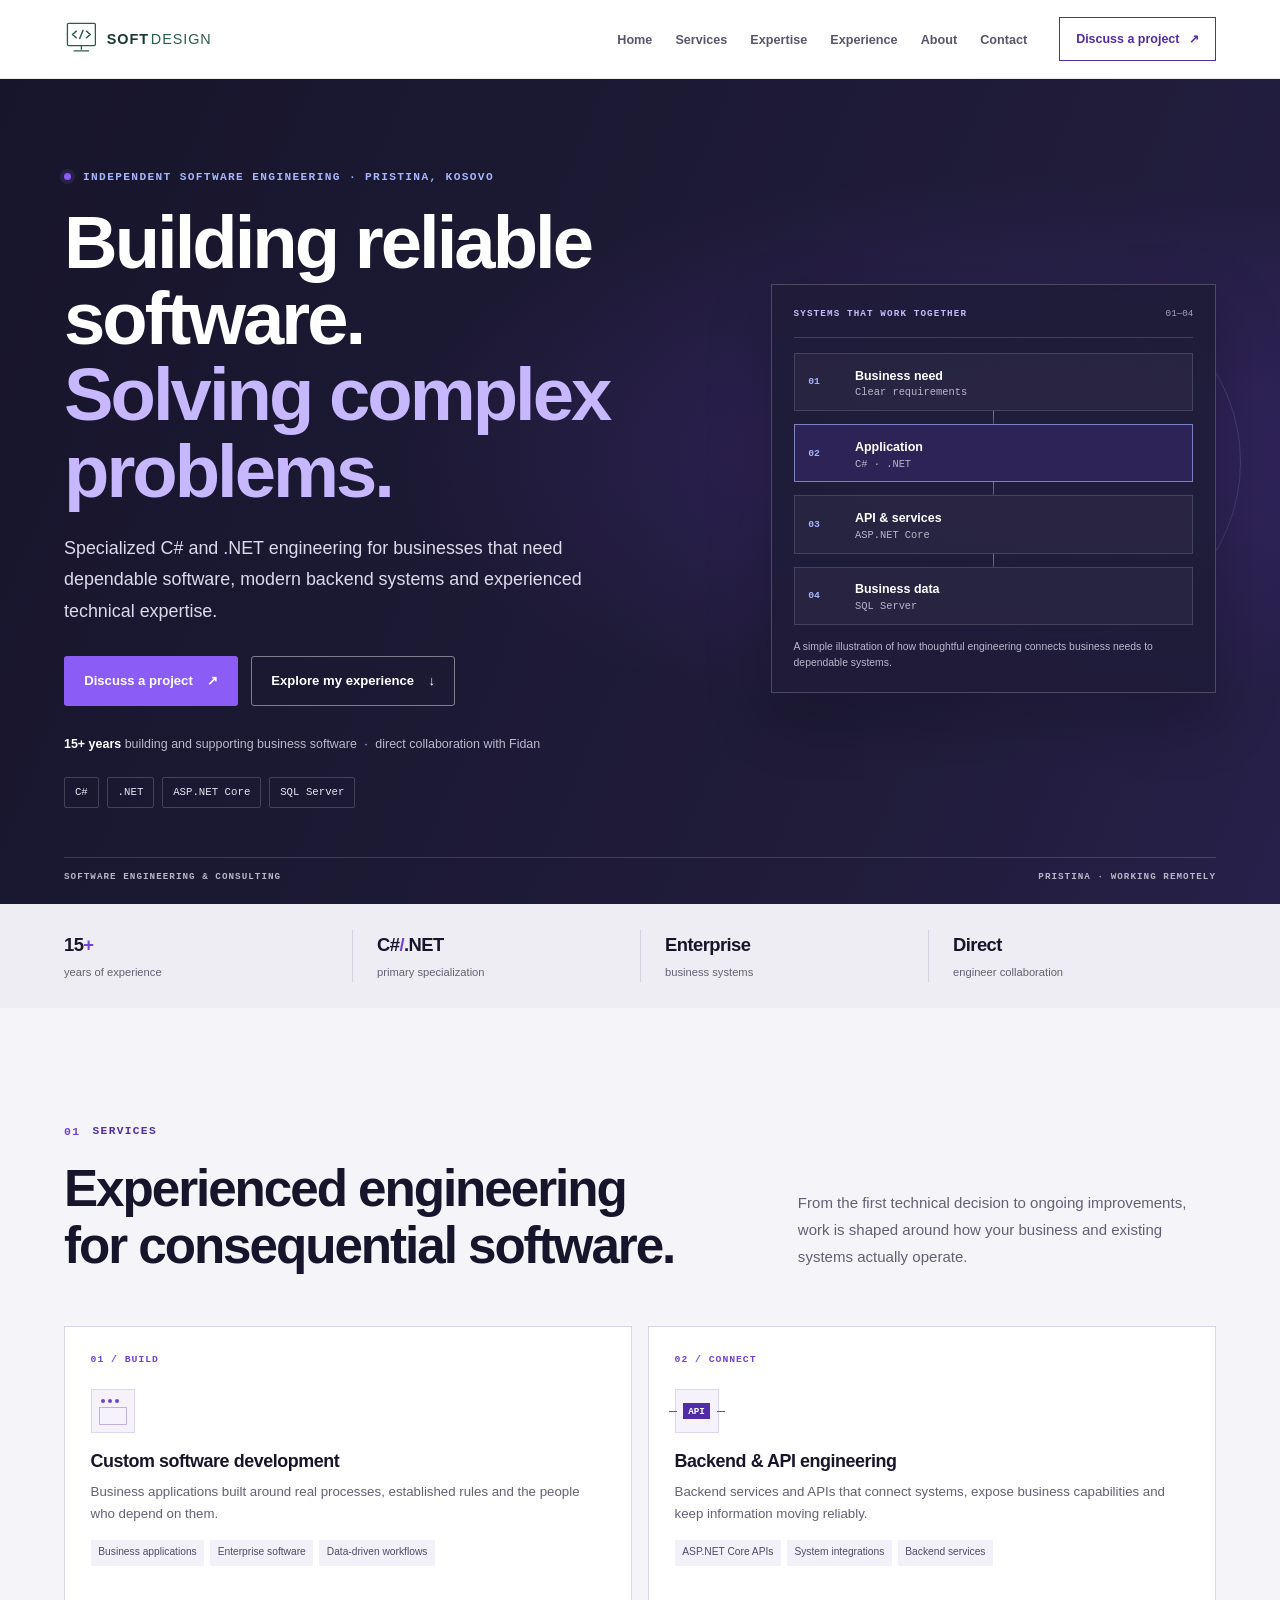
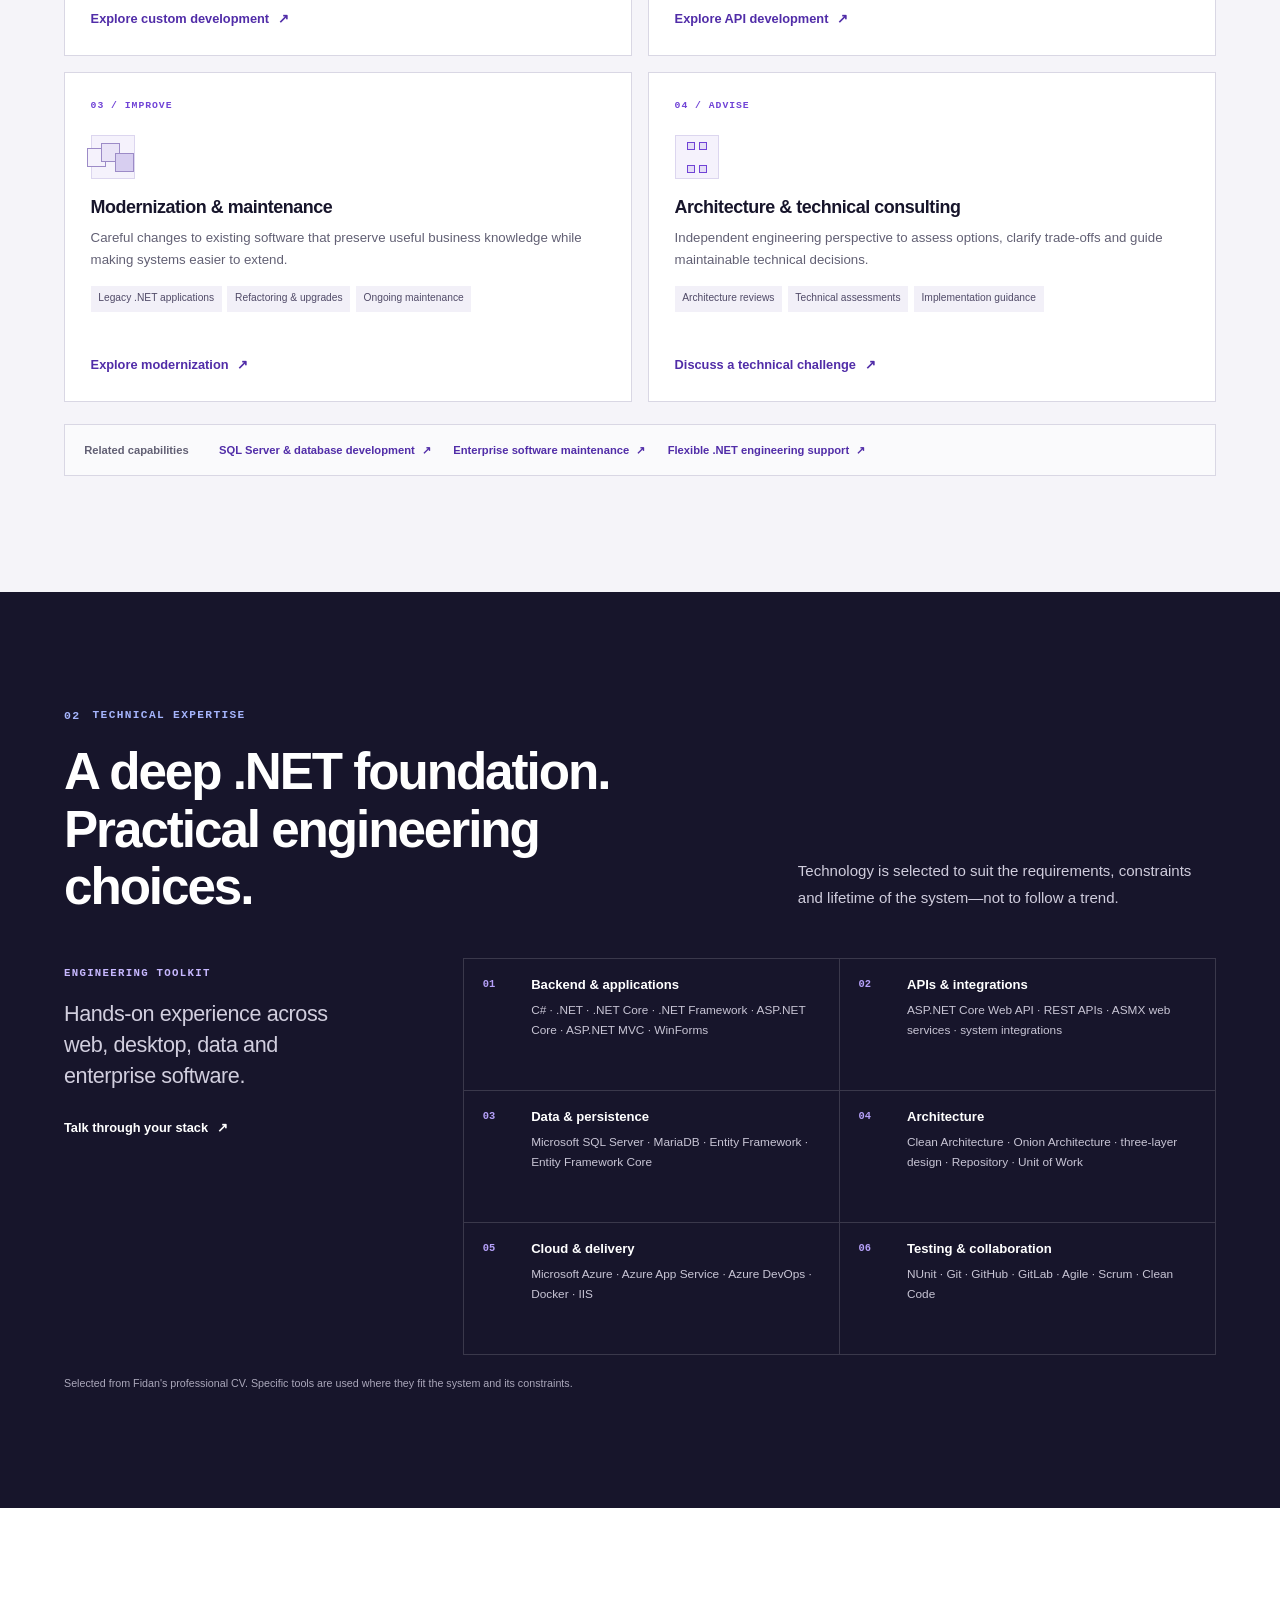
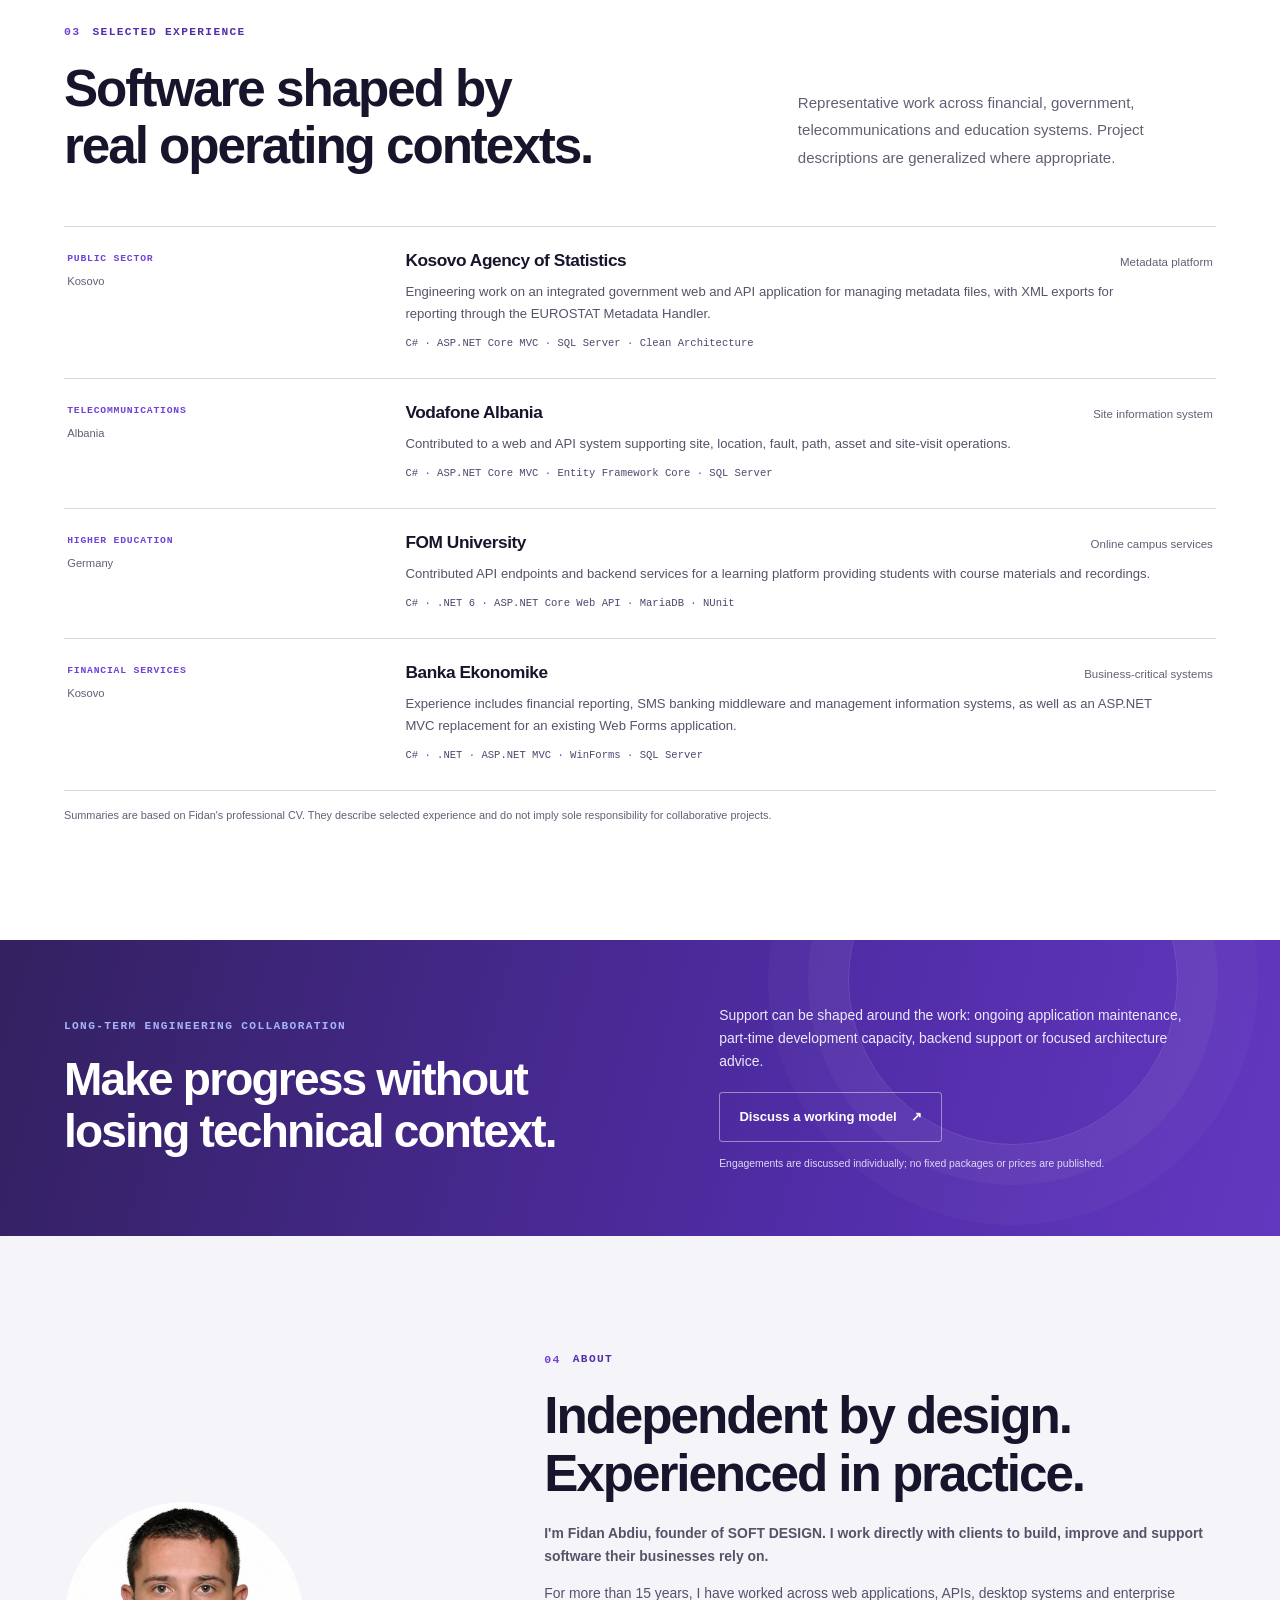
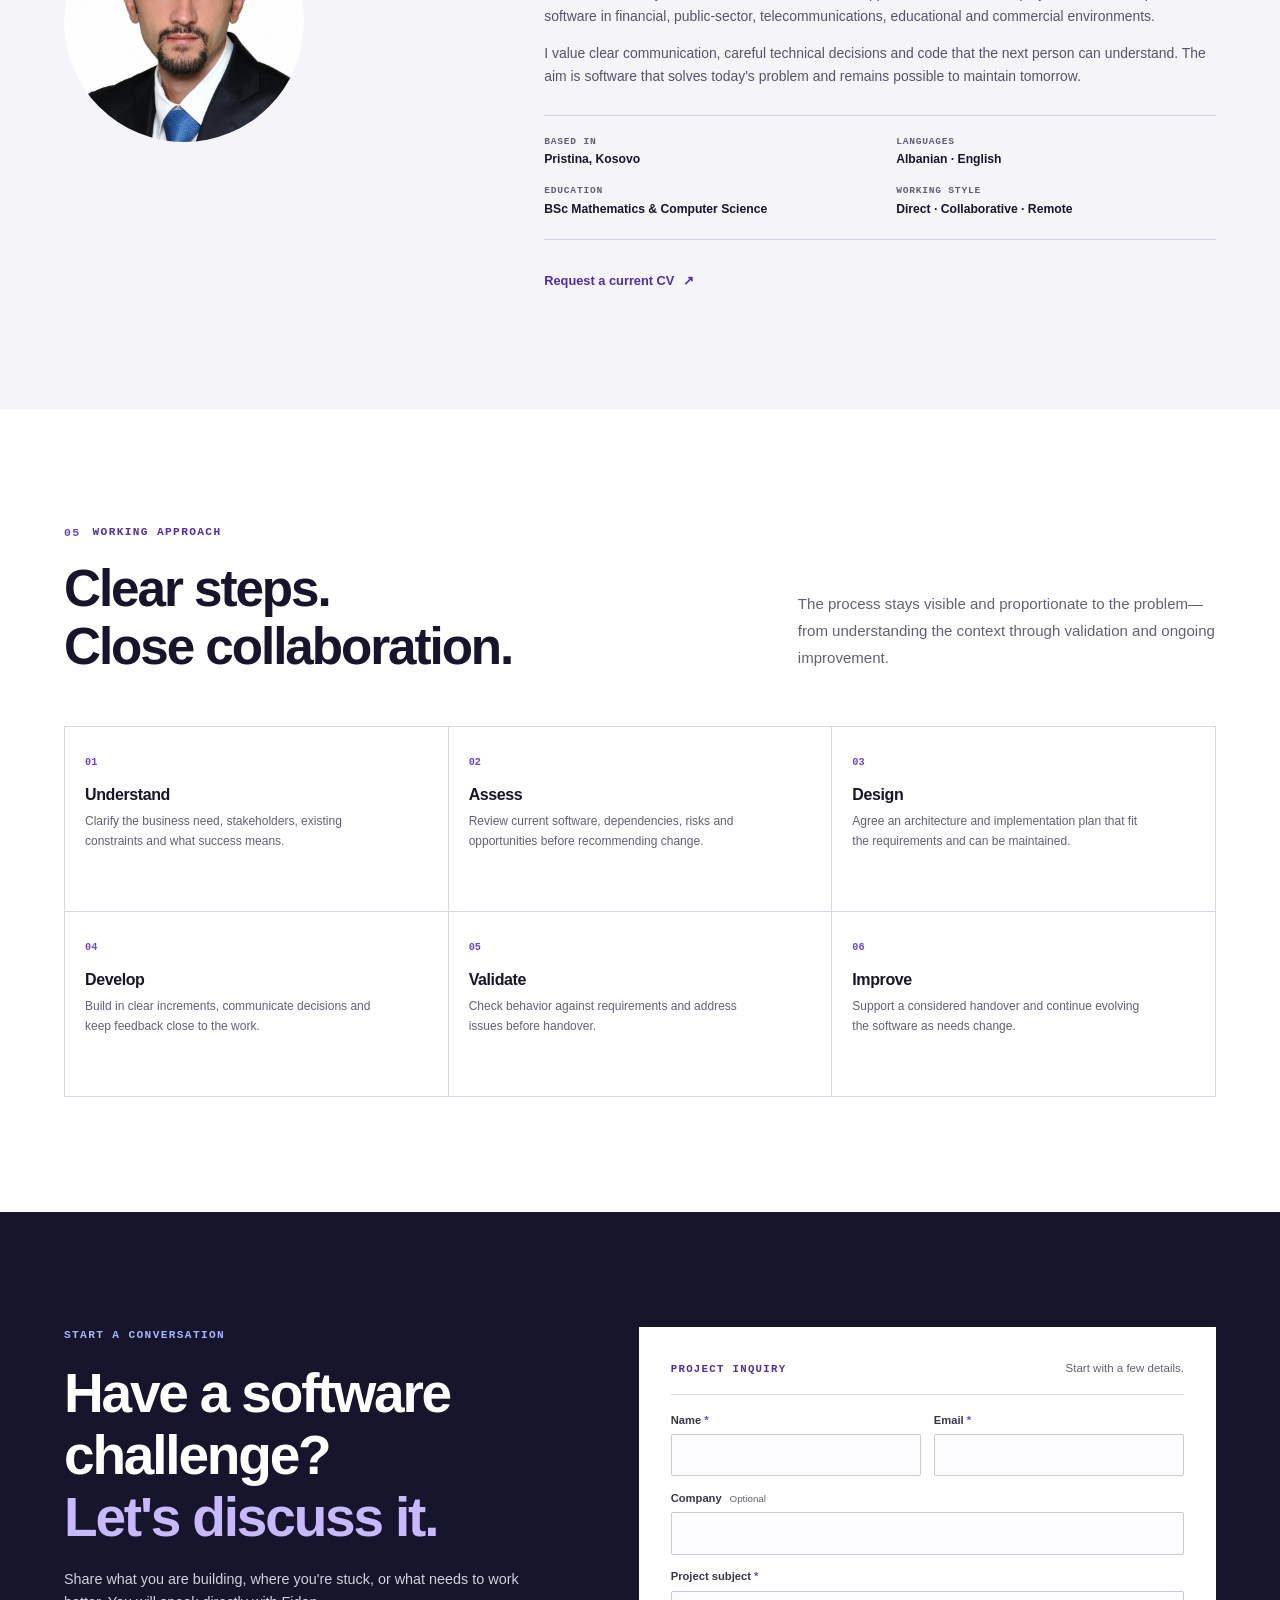
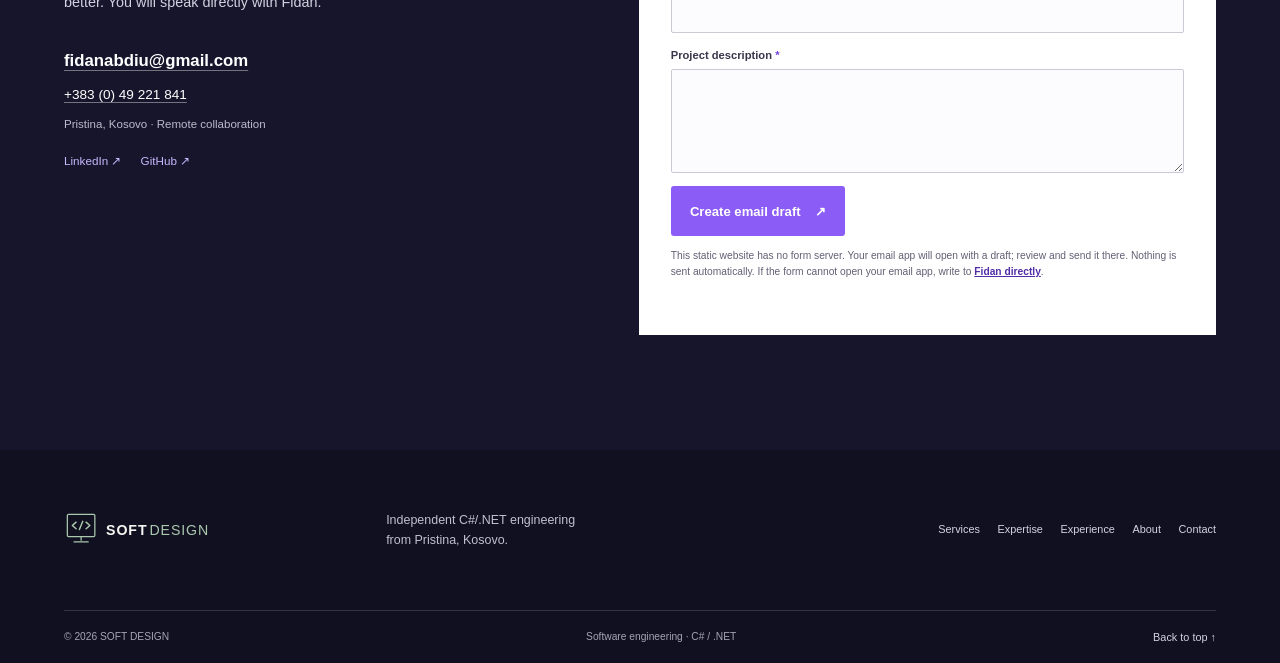
<file: index.html>
<!doctype html>
<html lang="en">
<head>
  <meta charset="utf-8">
  <meta name="viewport" content="width=device-width, initial-scale=1">
  <meta name="theme-color" content="#17152b">
  <title>SOFT DESIGN | Independent C#/.NET Software Engineering</title>
  <meta name="description" content="Independent C#/.NET software engineering from Pristina, Kosovo. Custom applications, backend APIs, modernization and technical consulting.">
  <link rel="canonical" href="https://www.softdesign-ks.com/">
  <link rel="icon" type="image/svg+xml" href="assets/logos/soft-design-symbol.svg">
  <link rel="apple-touch-icon" href="assets/icons/soft-design-social-avatar.png">
  <meta property="og:type" content="website">
  <meta property="og:locale" content="en_US">
  <meta property="og:site_name" content="SOFT DESIGN">
  <meta property="og:title" content="SOFT DESIGN | Independent C#/.NET Software Engineering">
  <meta property="og:description" content="Experienced, direct C#/.NET engineering for business applications, APIs and modernization.">
  <meta property="og:url" content="https://www.softdesign-ks.com/">
  <meta property="og:image" content="https://www.softdesign-ks.com/assets/icons/soft-design-social-avatar.png">
  <meta name="twitter:card" content="summary">
  <meta name="twitter:title" content="SOFT DESIGN | Independent C#/.NET Software Engineering">
  <meta name="twitter:description" content="Experienced, direct C#/.NET engineering for business applications, APIs and modernization.">
  <meta name="twitter:image" content="https://www.softdesign-ks.com/assets/icons/soft-design-social-avatar.png">
  <link rel="stylesheet" href="css/styles.css">
  <link rel="stylesheet" href="css/responsive.css">
  <script type="application/ld+json">
  {
    "@context": "https://schema.org",
    "@graph": [
      {
        "@type": "WebSite",
        "@id": "https://www.softdesign-ks.com/#website",
        "url": "https://www.softdesign-ks.com/",
        "name": "SOFT DESIGN",
        "inLanguage": "en"
      },
      {
        "@type": "Person",
        "@id": "https://www.softdesign-ks.com/#fidan-abdiu",
        "name": "Fidan Abdiu",
        "jobTitle": "Software Developer",
        "email": "mailto:fidanabdiu@gmail.com",
        "telephone": "+38349221841",
        "address": { "@type": "PostalAddress", "addressLocality": "Pristina", "addressCountry": "XK" },
        "url": "https://www.softdesign-ks.com/",
        "sameAs": ["https://linkedin.com/in/fidanabdiu", "https://github.com/fidanabdiu"],
        "knowsAbout": ["C#", ".NET", "ASP.NET Core", "Backend development", "REST APIs", "SQL Server", "Software architecture"]
      },
      {
        "@type": "ProfessionalService",
        "@id": "https://www.softdesign-ks.com/#business",
        "name": "SOFT DESIGN",
        "description": "Independent C#/.NET software engineering, including business applications, backend APIs, modernization and technical consulting.",
        "url": "https://www.softdesign-ks.com/",
        "email": "mailto:fidanabdiu@gmail.com",
        "telephone": "+38349221841",
        "address": { "@type": "PostalAddress", "addressLocality": "Pristina", "addressCountry": "XK" },
        "founder": { "@id": "https://www.softdesign-ks.com/#fidan-abdiu" },
        "areaServed": ["Kosovo", "Europe", "Worldwide"],
        "knowsAbout": ["C# software development", ".NET software development", "ASP.NET Core", "REST API development", "Software modernization", "Software architecture consulting"]
      }
    ]
  }
  </script>
  <script>document.documentElement.classList.add('js');</script>
</head>
<body>
  <a class="skip-link" href="#main">Skip to content</a>
  <header class="site-header">
    <div class="header-inner">
      <a class="brand" href="#top" aria-label="SOFT DESIGN home"><img src="assets/logos/soft-design-logo-horizontal.svg" width="210" height="46" alt="SOFT DESIGN"></a>
      <button class="nav-toggle" type="button" aria-expanded="false" aria-controls="primary-navigation"><span class="nav-toggle-label">Menu</span><span class="nav-toggle-icon" aria-hidden="true"></span></button>
      <nav class="primary-nav" id="primary-navigation" aria-label="Main navigation" data-collapsed="true">
        <ul><li><a href="#top">Home</a></li><li><a href="#services">Services</a></li><li><a href="#expertise">Expertise</a></li><li><a href="#experience">Experience</a></li><li><a href="#about">About</a></li><li><a href="#contact">Contact</a></li></ul>
        <a class="nav-contact" href="#contact">Discuss a project <span aria-hidden="true">↗</span></a>
      </nav>
    </div>
  </header>

  <main id="main">
    <section class="hero section-shell" id="top" aria-labelledby="hero-title">
      <div class="hero-copy">
        <p class="eyebrow eyebrow-light"><span class="status-mark" aria-hidden="true"></span> Independent software engineering · Pristina, Kosovo</p>
        <h1 id="hero-title">Building reliable software.<br><em>Solving complex problems.</em></h1>
        <p class="hero-intro">Specialized C# and .NET engineering for businesses that need dependable software, modern backend systems and experienced technical expertise.</p>
        <div class="hero-actions"><a class="button button-violet" href="#contact">Discuss a project <span aria-hidden="true">↗</span></a><a class="button button-outline-light" href="#experience">Explore my experience <span aria-hidden="true">↓</span></a></div>
        <p class="hero-proof"><strong>15+ years</strong> building and supporting business software <span aria-hidden="true">·</span> direct collaboration with Fidan</p>
        <ul class="tech-pills" aria-label="Core technologies"><li>C#</li><li>.NET</li><li>ASP.NET Core</li><li>SQL Server</li></ul>
      </div>
      <div class="hero-visual">
        <div class="architecture-card" aria-label="Illustrative software architecture flow">
          <div class="architecture-heading"><span class="mono-label">SYSTEMS THAT WORK TOGETHER</span><span class="architecture-index">01—04</span></div>
          <div class="architecture-flow">
            <div class="flow-node"><span class="flow-number">01</span><div><strong>Business need</strong><small>Clear requirements</small></div></div>
            <span class="flow-connector" aria-hidden="true"></span>
            <div class="flow-node flow-node-active"><span class="flow-number">02</span><div><strong>Application</strong><small>C# · .NET</small></div></div>
            <span class="flow-connector" aria-hidden="true"></span>
            <div class="flow-node"><span class="flow-number">03</span><div><strong>API &amp; services</strong><small>ASP.NET Core</small></div></div>
            <span class="flow-connector" aria-hidden="true"></span>
            <div class="flow-node"><span class="flow-number">04</span><div><strong>Business data</strong><small>SQL Server</small></div></div>
          </div>
          <p class="architecture-caption">A simple illustration of how thoughtful engineering connects business needs to dependable systems.</p>
        </div>
        <span class="hero-orbit orbit-one" aria-hidden="true"></span><span class="hero-orbit orbit-two" aria-hidden="true"></span>
      </div>
      <div class="hero-footnote"><span>SOFTWARE ENGINEERING &amp; CONSULTING</span><span>PRISTINA · WORKING REMOTELY</span></div>
    </section>

    <section class="credibility-band" aria-label="Professional focus">
      <div class="section-shell credibility-grid">
        <div><span class="credibility-value">15<span>+</span></span><span class="credibility-label">years of experience</span></div>
        <div><span class="credibility-value">C#<span>/</span>.NET</span><span class="credibility-label">primary specialization</span></div>
        <div><span class="credibility-value">Enterprise</span><span class="credibility-label">business systems</span></div>
        <div><span class="credibility-value">Direct</span><span class="credibility-label">engineer collaboration</span></div>
      </div>
    </section>

    <section class="section section-services" id="services" aria-labelledby="services-title">
      <div class="section-shell">
        <div class="section-heading"><div><p class="eyebrow"><span class="section-number">01</span> Services</p><h2 id="services-title">Experienced engineering<br>for consequential software.</h2></div><p class="section-lede">From the first technical decision to ongoing improvements, work is shaped around how your business and existing systems actually operate.</p></div>
        <div class="service-grid">
          <article class="service-card"><span class="card-index">01 / BUILD</span><div class="service-icon icon-window" aria-hidden="true"><span></span><span></span><span></span></div><h3>Custom software development</h3><p>Business applications built around real processes, established rules and the people who depend on them.</p><ul class="capability-list"><li>Business applications</li><li>Enterprise software</li><li>Data-driven workflows</li></ul><a class="text-link" href="services/custom-dotnet-development.html">Explore custom development <span aria-hidden="true">↗</span></a></article>
          <article class="service-card"><span class="card-index">02 / CONNECT</span><div class="service-icon icon-api" aria-hidden="true"><span>API</span><i></i><i></i></div><h3>Backend &amp; API engineering</h3><p>Backend services and APIs that connect systems, expose business capabilities and keep information moving reliably.</p><ul class="capability-list"><li>ASP.NET Core APIs</li><li>System integrations</li><li>Backend services</li></ul><a class="text-link" href="services/aspnet-core-api-development.html">Explore API development <span aria-hidden="true">↗</span></a></article>
          <article class="service-card"><span class="card-index">03 / IMPROVE</span><div class="service-icon icon-modernize" aria-hidden="true"><span></span><span></span><span></span></div><h3>Modernization &amp; maintenance</h3><p>Careful changes to existing software that preserve useful business knowledge while making systems easier to extend.</p><ul class="capability-list"><li>Legacy .NET applications</li><li>Refactoring &amp; upgrades</li><li>Ongoing maintenance</li></ul><a class="text-link" href="services/legacy-dotnet-modernization.html">Explore modernization <span aria-hidden="true">↗</span></a></article>
          <article class="service-card"><span class="card-index">04 / ADVISE</span><div class="service-icon icon-architecture" aria-hidden="true"><span></span><span></span><span></span><span></span></div><h3>Architecture &amp; technical consulting</h3><p>Independent engineering perspective to assess options, clarify trade-offs and guide maintainable technical decisions.</p><ul class="capability-list"><li>Architecture reviews</li><li>Technical assessments</li><li>Implementation guidance</li></ul><a class="text-link" href="#contact">Discuss a technical challenge <span aria-hidden="true">↗</span></a></article>
        </div>
        <div class="service-secondary"><p>Related capabilities</p><a href="services/sql-server-database-development.html">SQL Server &amp; database development <span aria-hidden="true">↗</span></a><a href="services/enterprise-software-maintenance.html">Enterprise software maintenance <span aria-hidden="true">↗</span></a><a href="services/dotnet-development-outsourcing.html">Flexible .NET engineering support <span aria-hidden="true">↗</span></a></div>
      </div>
    </section>

    <section class="expertise-section" id="expertise" aria-labelledby="expertise-title">
      <div class="section-shell">
        <div class="section-heading section-heading-inverse"><div><p class="eyebrow eyebrow-light"><span class="section-number">02</span> Technical expertise</p><h2 id="expertise-title">A deep .NET foundation.<br>Practical engineering choices.</h2></div><p class="section-lede">Technology is selected to suit the requirements, constraints and lifetime of the system—not to follow a trend.</p></div>
        <div class="expertise-layout">
          <div class="expertise-intro"><span class="mono-label">ENGINEERING TOOLKIT</span><p>Hands-on experience across web, desktop, data and enterprise software.</p><a class="text-link text-link-light" href="#contact">Talk through your stack <span aria-hidden="true">↗</span></a></div>
          <div class="expertise-grid">
            <article class="expertise-item"><span class="expertise-index">01</span><div><h3>Backend &amp; applications</h3><p>C# · .NET · .NET Core · .NET Framework · ASP.NET Core · ASP.NET MVC · WinForms</p></div></article>
            <article class="expertise-item"><span class="expertise-index">02</span><div><h3>APIs &amp; integrations</h3><p>ASP.NET Core Web API · REST APIs · ASMX web services · system integrations</p></div></article>
            <article class="expertise-item"><span class="expertise-index">03</span><div><h3>Data &amp; persistence</h3><p>Microsoft SQL Server · MariaDB · Entity Framework · Entity Framework Core</p></div></article>
            <article class="expertise-item"><span class="expertise-index">04</span><div><h3>Architecture</h3><p>Clean Architecture · Onion Architecture · three-layer design · Repository · Unit of Work</p></div></article>
            <article class="expertise-item"><span class="expertise-index">05</span><div><h3>Cloud &amp; delivery</h3><p>Microsoft Azure · Azure App Service · Azure DevOps · Docker · IIS</p></div></article>
            <article class="expertise-item"><span class="expertise-index">06</span><div><h3>Testing &amp; collaboration</h3><p>NUnit · Git · GitHub · GitLab · Agile · Scrum · Clean Code</p></div></article>
          </div>
        </div>
        <p class="expertise-note">Selected from Fidan's professional CV. Specific tools are used where they fit the system and its constraints.</p>
      </div>
    </section>

    <section class="section section-experience" id="experience" aria-labelledby="experience-title">
      <div class="section-shell">
        <div class="section-heading"><div><p class="eyebrow"><span class="section-number">03</span> Selected experience</p><h2 id="experience-title">Software shaped by<br>real operating contexts.</h2></div><p class="section-lede">Representative work across financial, government, telecommunications and education systems. Project descriptions are generalized where appropriate.</p></div>
        <div class="experience-list">
          <article class="experience-card"><div class="experience-meta"><span class="experience-sector">PUBLIC SECTOR</span><span>Kosovo</span></div><div class="experience-main"><div class="experience-heading"><h3>Kosovo Agency of Statistics</h3><span class="experience-type">Metadata platform</span></div><p>Engineering work on an integrated government web and API application for managing metadata files, with XML exports for reporting through the EUROSTAT Metadata Handler.</p><p class="experience-tech">C# <span>·</span> ASP.NET Core MVC <span>·</span> SQL Server <span>·</span> Clean Architecture</p></div></article>
          <article class="experience-card"><div class="experience-meta"><span class="experience-sector">TELECOMMUNICATIONS</span><span>Albania</span></div><div class="experience-main"><div class="experience-heading"><h3>Vodafone Albania</h3><span class="experience-type">Site information system</span></div><p>Contributed to a web and API system supporting site, location, fault, path, asset and site-visit operations.</p><p class="experience-tech">C# <span>·</span> ASP.NET Core MVC <span>·</span> Entity Framework Core <span>·</span> SQL Server</p></div></article>
          <article class="experience-card"><div class="experience-meta"><span class="experience-sector">HIGHER EDUCATION</span><span>Germany</span></div><div class="experience-main"><div class="experience-heading"><h3>FOM University</h3><span class="experience-type">Online campus services</span></div><p>Contributed API endpoints and backend services for a learning platform providing students with course materials and recordings.</p><p class="experience-tech">C# <span>·</span> .NET 6 <span>·</span> ASP.NET Core Web API <span>·</span> MariaDB <span>·</span> NUnit</p></div></article>
          <article class="experience-card"><div class="experience-meta"><span class="experience-sector">FINANCIAL SERVICES</span><span>Kosovo</span></div><div class="experience-main"><div class="experience-heading"><h3>Banka Ekonomike</h3><span class="experience-type">Business-critical systems</span></div><p>Experience includes financial reporting, SMS banking middleware and management information systems, as well as an ASP.NET MVC replacement for an existing Web Forms application.</p><p class="experience-tech">C# <span>·</span> .NET <span>·</span> ASP.NET MVC <span>·</span> WinForms <span>·</span> SQL Server</p></div></article>
        </div>
        <p class="experience-disclosure">Summaries are based on Fidan's professional CV. They describe selected experience and do not imply sole responsibility for collaborative projects.</p>
      </div>
    </section>

    <section class="collaboration-band" aria-labelledby="collaboration-title"><div class="section-shell collaboration-inner"><div><p class="eyebrow eyebrow-light">LONG-TERM ENGINEERING COLLABORATION</p><h2 id="collaboration-title">Make progress without<br>losing technical context.</h2></div><div><p>Support can be shaped around the work: ongoing application maintenance, part-time development capacity, backend support or focused architecture advice.</p><a class="button button-outline-light" href="#contact">Discuss a working model <span aria-hidden="true">↗</span></a><small>Engagements are discussed individually; no fixed packages or prices are published.</small></div></div></section>

    <section class="section section-about" id="about" aria-labelledby="about-title">
      <div class="section-shell about-grid">
        <div class="about-portrait"><img src="assets/images/fidan-abdiu-profile.jpg" width="720" height="925" alt="Fidan Abdiu, software developer and founder of SOFT DESIGN" loading="lazy" decoding="async"></div>
        <div class="about-copy"><p class="eyebrow"><span class="section-number">04</span> About</p><h2 id="about-title">Independent by design.<br>Experienced in practice.</h2><p class="about-lede">I'm Fidan Abdiu, founder of SOFT DESIGN. I work directly with clients to build, improve and support software their businesses rely on.</p><p>For more than 15 years, I have worked across web applications, APIs, desktop systems and enterprise software in financial, public-sector, telecommunications, educational and commercial environments.</p><p>I value clear communication, careful technical decisions and code that the next person can understand. The aim is software that solves today's problem and remains possible to maintain tomorrow.</p><div class="about-facts"><div><span>Based in</span><strong>Pristina, Kosovo</strong></div><div><span>Languages</span><strong>Albanian · English</strong></div><div><span>Education</span><strong>BSc Mathematics &amp; Computer Science</strong></div><div><span>Working style</span><strong>Direct · Collaborative · Remote</strong></div></div><a class="text-link" href="mailto:fidanabdiu@gmail.com?subject=CV%20request">Request a current CV <span aria-hidden="true">↗</span></a></div>
      </div>
    </section>

    <section class="section section-approach" aria-labelledby="approach-title">
      <div class="section-shell"><div class="section-heading"><div><p class="eyebrow"><span class="section-number">05</span> Working approach</p><h2 id="approach-title">Clear steps.<br>Close collaboration.</h2></div><p class="section-lede">The process stays visible and proportionate to the problem—from understanding the context through validation and ongoing improvement.</p></div>
        <ol class="approach-grid"><li><span class="approach-step">01</span><h3>Understand</h3><p>Clarify the business need, stakeholders, existing constraints and what success means.</p></li><li><span class="approach-step">02</span><h3>Assess</h3><p>Review current software, dependencies, risks and opportunities before recommending change.</p></li><li><span class="approach-step">03</span><h3>Design</h3><p>Agree an architecture and implementation plan that fit the requirements and can be maintained.</p></li><li><span class="approach-step">04</span><h3>Develop</h3><p>Build in clear increments, communicate decisions and keep feedback close to the work.</p></li><li><span class="approach-step">05</span><h3>Validate</h3><p>Check behavior against requirements and address issues before handover.</p></li><li><span class="approach-step">06</span><h3>Improve</h3><p>Support a considered handover and continue evolving the software as needs change.</p></li></ol>
      </div>
    </section>

    <section class="contact-section" id="contact" aria-labelledby="contact-title">
      <div class="section-shell contact-layout"><div class="contact-intro"><p class="eyebrow eyebrow-light">START A CONVERSATION</p><h2 id="contact-title">Have a software challenge?<br><em>Let's discuss it.</em></h2><p>Share what you are building, where you're stuck, or what needs to work better. You will speak directly with Fidan.</p><address class="contact-details"><a href="mailto:fidanabdiu@gmail.com">fidanabdiu@gmail.com</a><a href="tel:+38349221841">+383 (0) 49 221 841</a><span>Pristina, Kosovo · Remote collaboration</span><span class="social-links"><a href="https://linkedin.com/in/fidanabdiu" target="_blank" rel="noopener noreferrer">LinkedIn ↗</a><a href="https://github.com/fidanabdiu" target="_blank" rel="noopener noreferrer">GitHub ↗</a></span></address></div>
        <div class="contact-form-wrap"><div class="form-heading"><span class="mono-label">PROJECT INQUIRY</span><p>Start with a few details.</p></div><form id="project-form" action="mailto:fidanabdiu@gmail.com" method="post" enctype="text/plain">
          <div class="form-row"><div class="form-field"><label for="contact-name">Name <span aria-hidden="true">*</span></label><input id="contact-name" name="Name" autocomplete="name" required></div><div class="form-field"><label for="contact-email">Email <span aria-hidden="true">*</span></label><input id="contact-email" name="Email" type="email" autocomplete="email" required></div></div>
          <div class="form-field"><label for="contact-company">Company <span class="optional-label">Optional</span></label><input id="contact-company" name="Company" autocomplete="organization"></div>
          <div class="form-field"><label for="contact-subject">Project subject <span aria-hidden="true">*</span></label><input id="contact-subject" name="Subject" required></div>
          <div class="form-field"><label for="contact-message">Project description <span aria-hidden="true">*</span></label><textarea id="contact-message" name="Project description" rows="4" required></textarea></div>
          <button class="button button-violet form-submit" type="submit">Create email draft <span aria-hidden="true">↗</span></button>
          <p class="form-note">This static website has no form server. Your email app will open with a draft; review and send it there. Nothing is sent automatically. If the form cannot open your email app, write to <a href="mailto:fidanabdiu@gmail.com">Fidan directly</a>.</p>
          <p class="form-status" id="form-status" aria-live="polite"></p>
        </form></div>
      </div>
    </section>
  </main>

  <footer class="site-footer"><div class="section-shell footer-main"><a class="footer-brand" href="#top"><img src="assets/logos/soft-design-logo-horizontal-light.svg" width="210" height="46" alt="SOFT DESIGN home"></a><p>Independent C#/.NET engineering<br>from Pristina, Kosovo.</p><nav aria-label="Footer navigation"><a href="#services">Services</a><a href="#expertise">Expertise</a><a href="#experience">Experience</a><a href="#about">About</a><a href="#contact">Contact</a></nav></div><div class="section-shell footer-bottom"><span>© <span id="copyright-year">2026</span> SOFT DESIGN</span><span>Software engineering · C# / .NET</span><a href="#top">Back to top ↑</a></div></footer>
  <script src="js/main.js" defer></script>
</body>
</html>
</file>
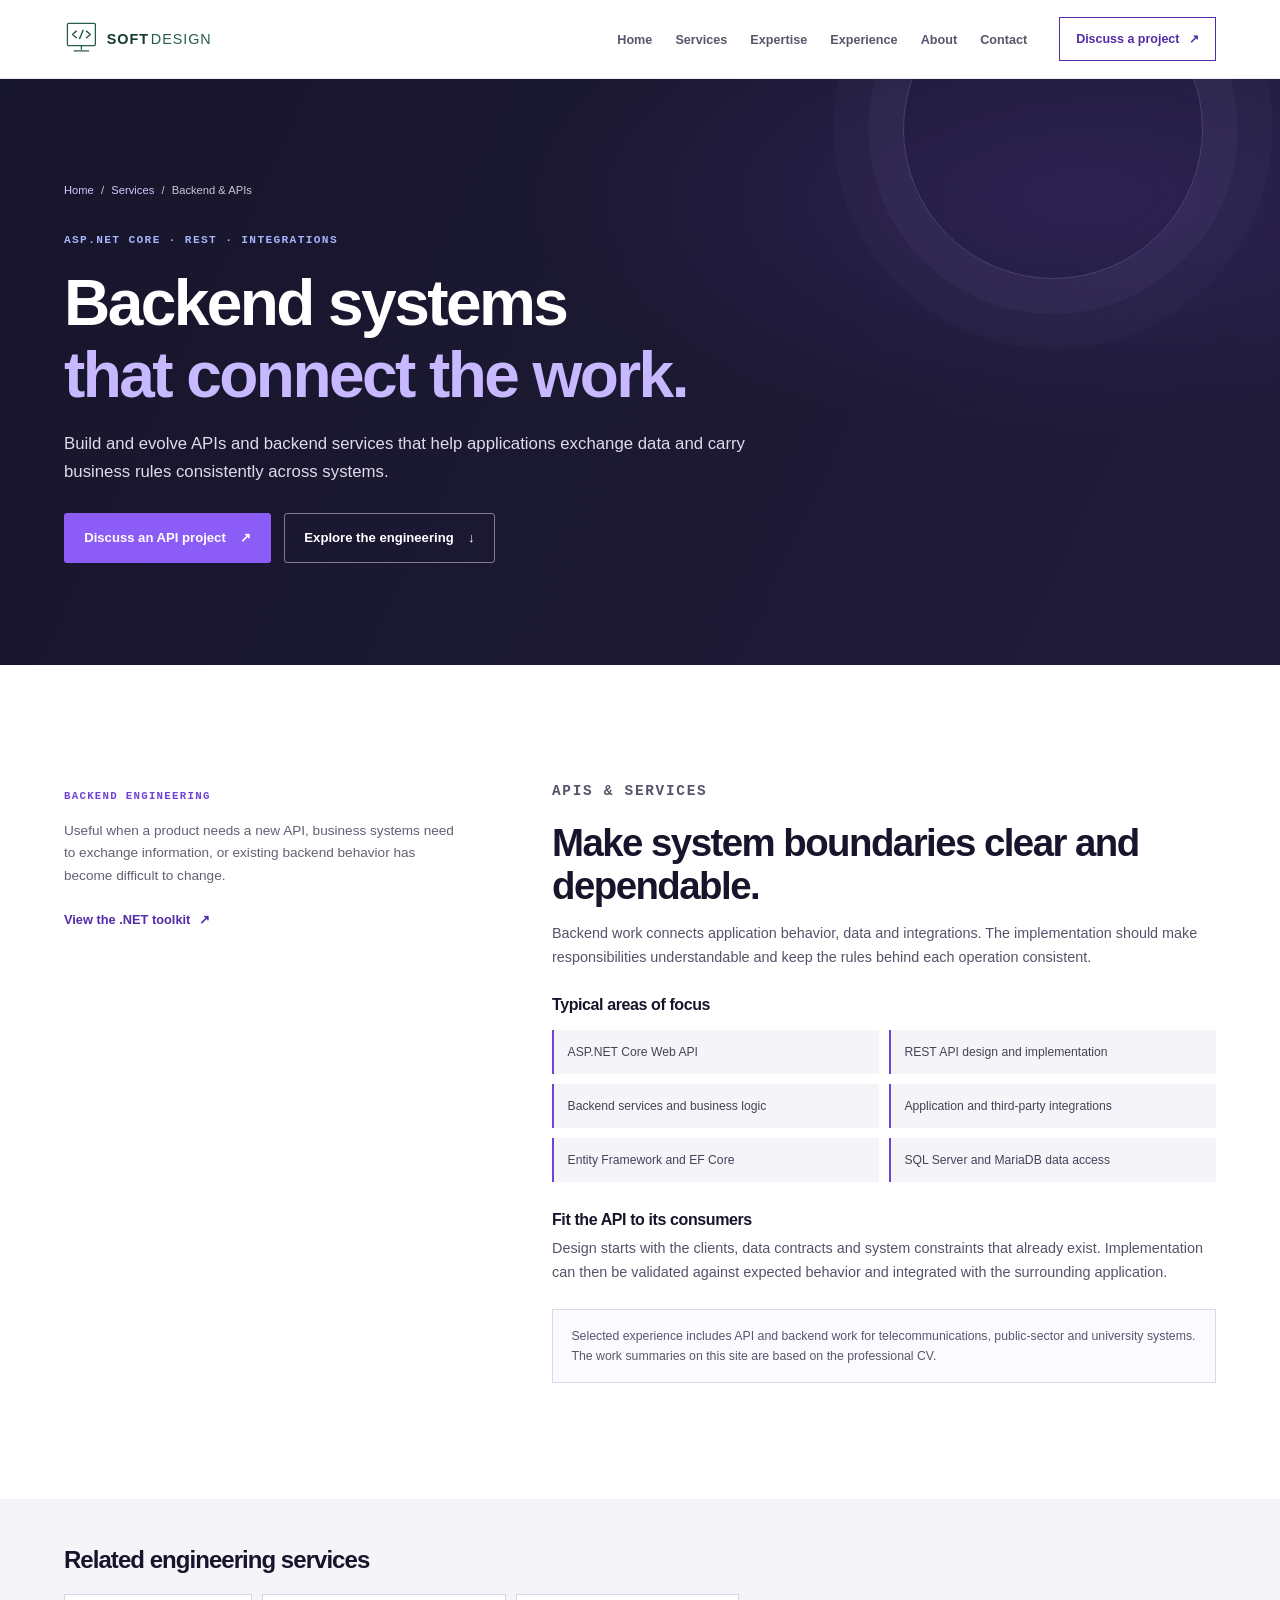
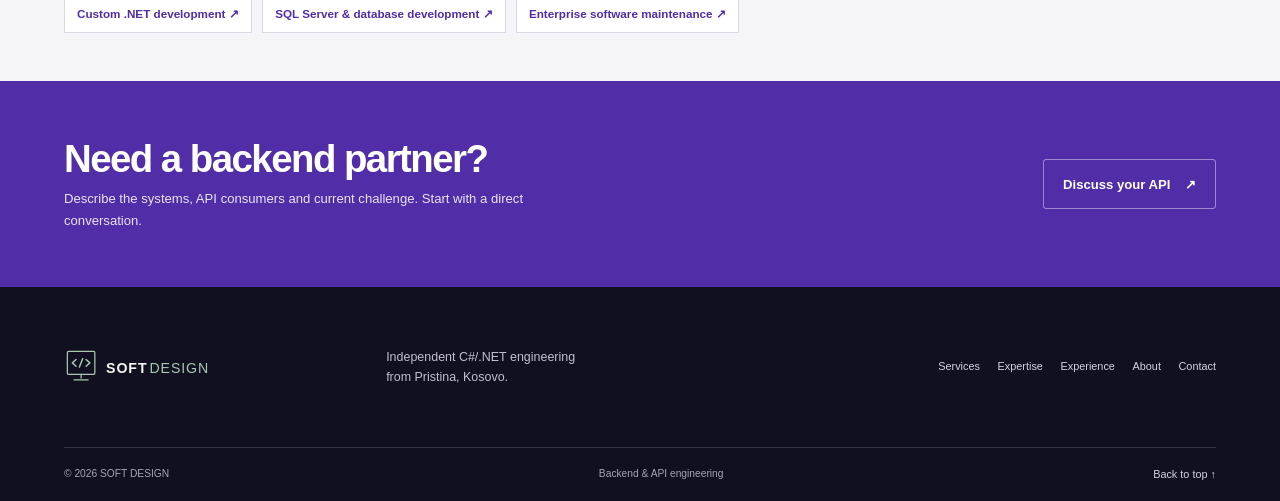
<file: services/aspnet-core-api-development.html>
<!doctype html>
<html lang="en">
<head>
  <meta charset="utf-8">
  <meta name="viewport" content="width=device-width, initial-scale=1">
  <meta name="theme-color" content="#17152b">
  <title>ASP.NET Core API Development | SOFT DESIGN</title>
  <meta name="description" content="ASP.NET Core backend and REST API engineering for business applications, integrations and enterprise systems. Direct collaboration with Fidan Abdiu.">
  <link rel="canonical" href="https://www.softdesign-ks.com/services/aspnet-core-api-development.html">
  <link rel="icon" type="image/svg+xml" href="../assets/logos/soft-design-symbol.svg">
  <link rel="stylesheet" href="../css/styles.css">
  <link rel="stylesheet" href="../css/responsive.css">
  <meta property="og:type" content="website"><meta property="og:site_name" content="SOFT DESIGN"><meta property="og:title" content="ASP.NET Core API Development | SOFT DESIGN"><meta property="og:description" content="Backend and REST API engineering for business applications and connected systems."><meta property="og:url" content="https://www.softdesign-ks.com/services/aspnet-core-api-development.html"><meta property="og:image" content="https://www.softdesign-ks.com/assets/icons/soft-design-social-avatar.png">
  <meta name="twitter:card" content="summary"><meta name="twitter:title" content="ASP.NET Core API Development | SOFT DESIGN"><meta name="twitter:description" content="Backend and REST API engineering for business applications and connected systems."><meta name="twitter:image" content="https://www.softdesign-ks.com/assets/icons/soft-design-social-avatar.png">
  <script type="application/ld+json">{"@context":"https://schema.org","@type":"WebPage","name":"ASP.NET Core API Development","url":"https://www.softdesign-ks.com/services/aspnet-core-api-development.html","isPartOf":{"@id":"https://www.softdesign-ks.com/#website"},"inLanguage":"en"}</script>
  <script>document.documentElement.classList.add('js');</script>
</head>
<body>
  <a class="skip-link" href="#main">Skip to content</a>
  <header class="site-header"><div class="header-inner"><a class="brand" href="../index.html#top" aria-label="SOFT DESIGN home"><img src="../assets/logos/soft-design-logo-horizontal.svg" width="210" height="46" alt="SOFT DESIGN"></a><button class="nav-toggle" type="button" aria-expanded="false" aria-controls="primary-navigation"><span class="nav-toggle-label">Menu</span><span class="nav-toggle-icon" aria-hidden="true"></span></button><nav class="primary-nav" id="primary-navigation" aria-label="Main navigation" data-collapsed="true"><ul><li><a href="../index.html#top">Home</a></li><li><a href="../index.html#services">Services</a></li><li><a href="../index.html#expertise">Expertise</a></li><li><a href="../index.html#experience">Experience</a></li><li><a href="../index.html#about">About</a></li><li><a href="../index.html#contact">Contact</a></li></ul><a class="nav-contact" href="../index.html#contact">Discuss a project <span aria-hidden="true">↗</span></a></nav></div></header>
  <main id="main">
    <section class="service-hero"><div class="section-shell service-hero-inner"><nav class="breadcrumb" aria-label="Breadcrumb"><a href="../index.html">Home</a><span aria-hidden="true">/</span><a href="../index.html#services">Services</a><span aria-hidden="true">/</span><span aria-current="page">Backend &amp; APIs</span></nav><p class="eyebrow eyebrow-light">ASP.NET CORE · REST · INTEGRATIONS</p><h1>Backend systems<br><em>that connect the work.</em></h1><p class="service-hero-copy">Build and evolve APIs and backend services that help applications exchange data and carry business rules consistently across systems.</p><div class="hero-actions"><a class="button button-violet" href="../index.html#contact">Discuss an API project <span aria-hidden="true">↗</span></a><a class="button button-outline-light" href="#api-work">Explore the engineering <span aria-hidden="true">↓</span></a></div></div></section>
    <section class="service-content" id="api-work"><div class="section-shell service-content-grid"><aside class="service-content-aside"><span class="mono-label">BACKEND ENGINEERING</span><p>Useful when a product needs a new API, business systems need to exchange information, or existing backend behavior has become difficult to change.</p><a class="text-link" href="../index.html#expertise">View the .NET toolkit <span aria-hidden="true">↗</span></a></aside><div class="service-content-main"><p class="eyebrow">APIS &amp; SERVICES</p><h2>Make system boundaries clear and dependable.</h2><p>Backend work connects application behavior, data and integrations. The implementation should make responsibilities understandable and keep the rules behind each operation consistent.</p><h3>Typical areas of focus</h3><ul class="service-bullets"><li>ASP.NET Core Web API</li><li>REST API design and implementation</li><li>Backend services and business logic</li><li>Application and third-party integrations</li><li>Entity Framework and EF Core</li><li>SQL Server and MariaDB data access</li></ul><h3>Fit the API to its consumers</h3><p>Design starts with the clients, data contracts and system constraints that already exist. Implementation can then be validated against expected behavior and integrated with the surrounding application.</p><div class="service-note">Selected experience includes API and backend work for telecommunications, public-sector and university systems. The work summaries on this site are based on the professional CV.</div></div></div></section>
    <section class="service-related"><div class="section-shell"><h2>Related engineering services</h2><div class="service-related-links"><a href="custom-dotnet-development.html">Custom .NET development ↗</a><a href="sql-server-database-development.html">SQL Server &amp; database development ↗</a><a href="enterprise-software-maintenance.html">Enterprise software maintenance ↗</a></div></div></section>
    <section class="service-cta"><div class="section-shell service-cta-inner"><div><h2>Need a backend partner?</h2><p>Describe the systems, API consumers and current challenge. Start with a direct conversation.</p></div><a class="button button-outline-light" href="../index.html#contact">Discuss your API <span aria-hidden="true">↗</span></a></div></section>
  </main>
  <footer class="site-footer"><div class="section-shell footer-main"><a class="footer-brand" href="../index.html#top"><img src="../assets/logos/soft-design-logo-horizontal-light.svg" width="210" height="46" alt="SOFT DESIGN home"></a><p>Independent C#/.NET engineering<br>from Pristina, Kosovo.</p><nav aria-label="Footer navigation"><a href="../index.html#services">Services</a><a href="../index.html#expertise">Expertise</a><a href="../index.html#experience">Experience</a><a href="../index.html#about">About</a><a href="../index.html#contact">Contact</a></nav></div><div class="section-shell footer-bottom"><span>© <span id="copyright-year">2026</span> SOFT DESIGN</span><span>Backend &amp; API engineering</span><a href="#main">Back to top ↑</a></div></footer>
  <script src="../js/main.js" defer></script>
</body>
</html>
</file>
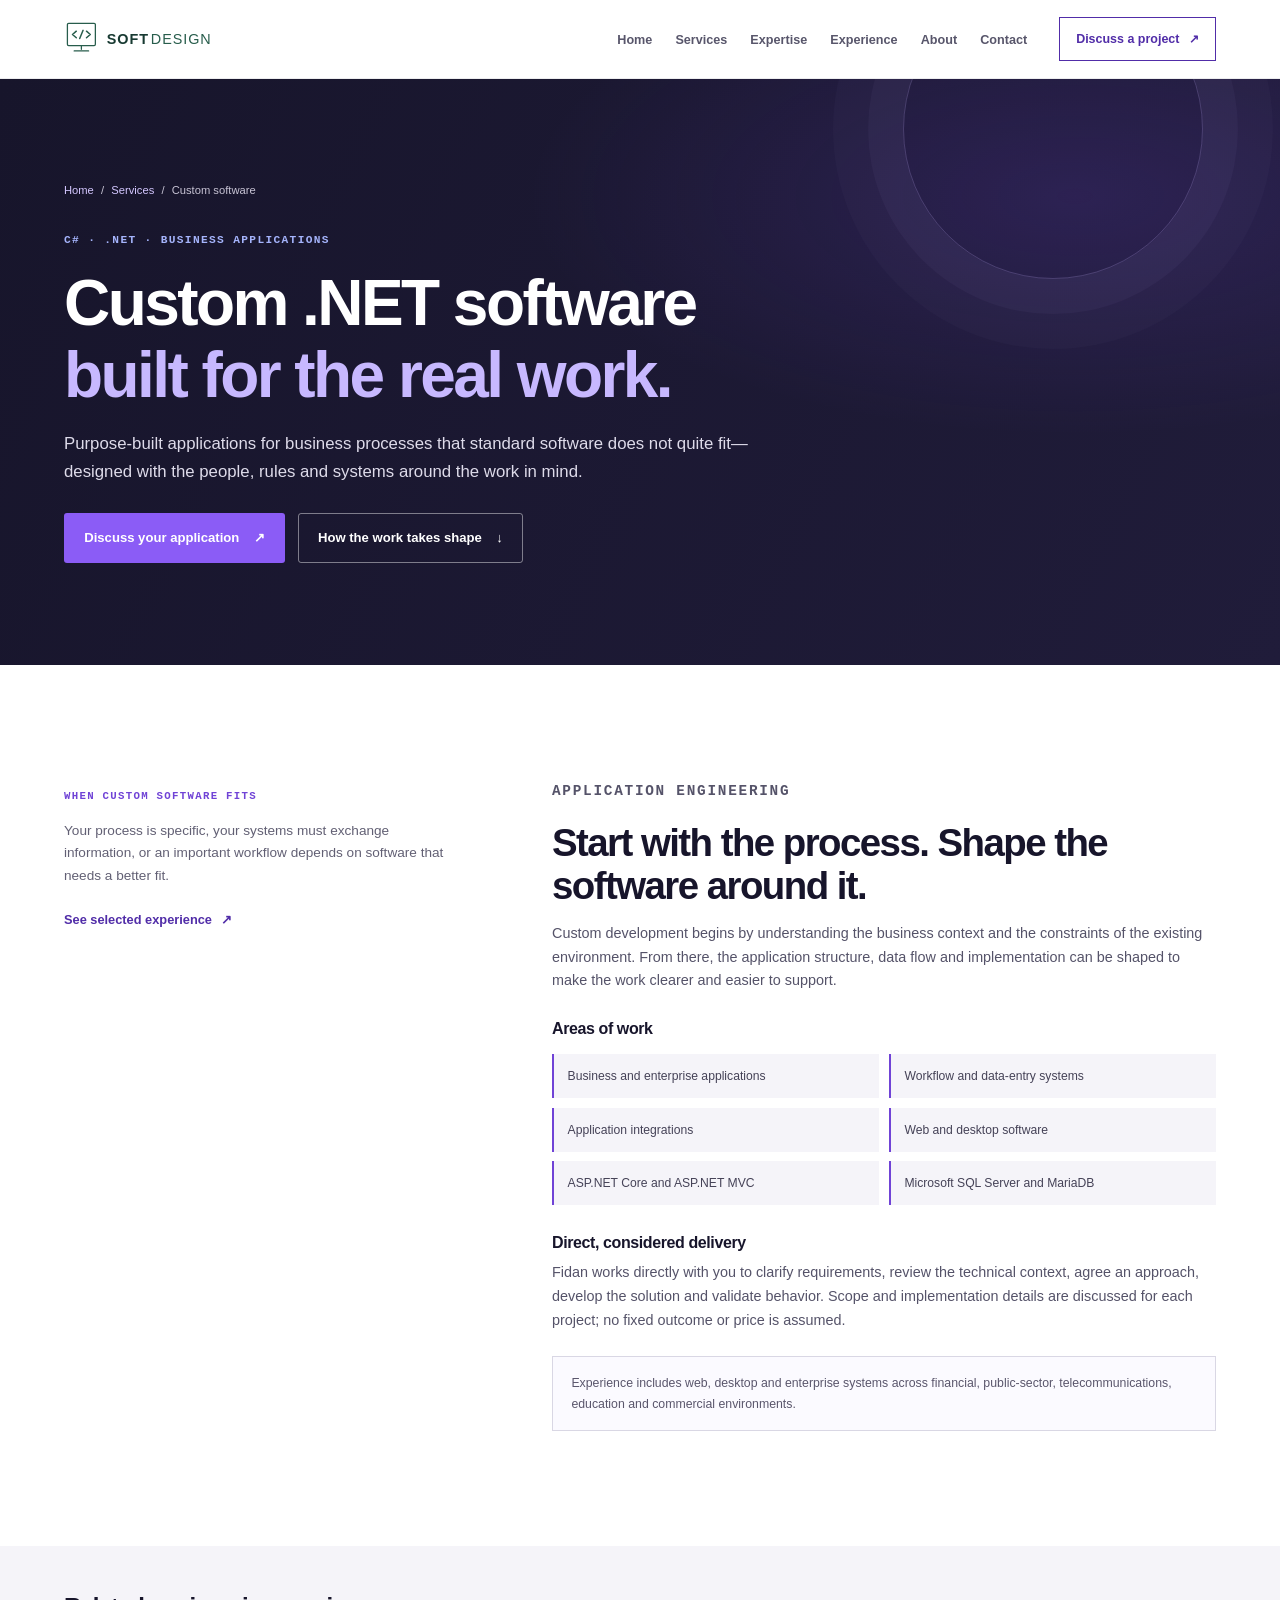
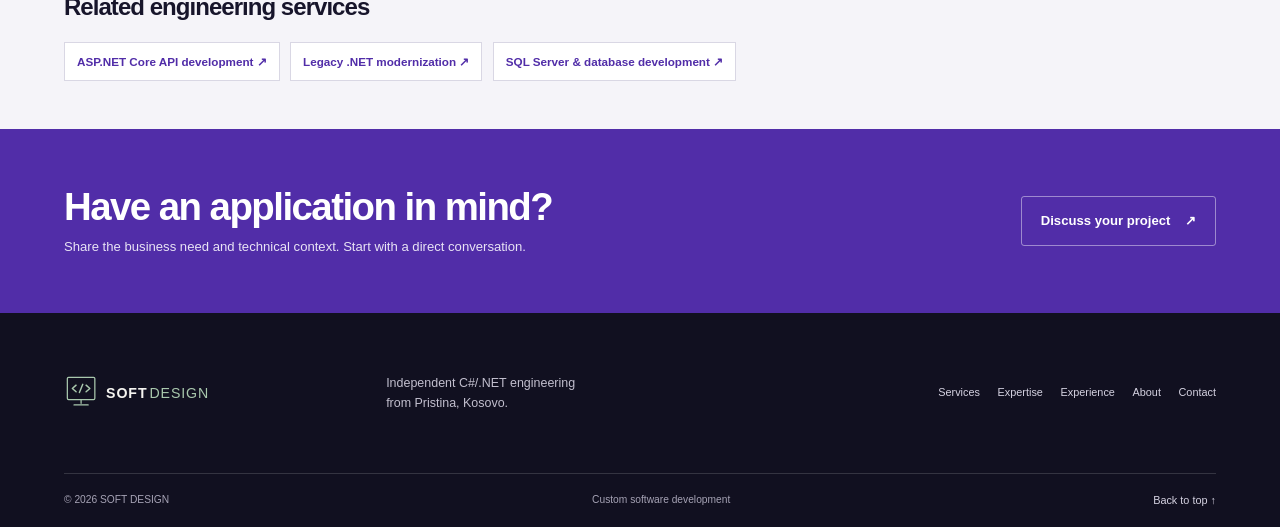
<file: services/custom-dotnet-development.html>
<!doctype html>
<html lang="en">
<head>
  <meta charset="utf-8">
  <meta name="viewport" content="width=device-width, initial-scale=1">
  <meta name="theme-color" content="#17152b">
  <title>Custom .NET Software Development | SOFT DESIGN</title>
  <meta name="description" content="Custom C#/.NET business applications built around your processes, users and existing systems. Work directly with an experienced software developer.">
  <link rel="canonical" href="https://www.softdesign-ks.com/services/custom-dotnet-development.html">
  <link rel="icon" type="image/svg+xml" href="../assets/logos/soft-design-symbol.svg">
  <link rel="stylesheet" href="../css/styles.css">
  <link rel="stylesheet" href="../css/responsive.css">
  <meta property="og:type" content="website">
  <meta property="og:site_name" content="SOFT DESIGN">
  <meta property="og:title" content="Custom .NET Software Development | SOFT DESIGN">
  <meta property="og:description" content="Custom C#/.NET business applications shaped around your processes and systems.">
  <meta property="og:url" content="https://www.softdesign-ks.com/services/custom-dotnet-development.html">
  <meta property="og:image" content="https://www.softdesign-ks.com/assets/icons/soft-design-social-avatar.png">
  <meta name="twitter:card" content="summary">
  <meta name="twitter:title" content="Custom .NET Software Development | SOFT DESIGN">
  <meta name="twitter:description" content="Custom C#/.NET business applications shaped around your processes and systems.">
  <meta name="twitter:image" content="https://www.softdesign-ks.com/assets/icons/soft-design-social-avatar.png">
  <script type="application/ld+json">{"@context":"https://schema.org","@type":"WebPage","name":"Custom .NET Software Development","url":"https://www.softdesign-ks.com/services/custom-dotnet-development.html","isPartOf":{"@id":"https://www.softdesign-ks.com/#website"},"inLanguage":"en"}</script>
  <script>document.documentElement.classList.add('js');</script>
</head>
<body>
  <a class="skip-link" href="#main">Skip to content</a>
  <header class="site-header"><div class="header-inner"><a class="brand" href="../index.html#top" aria-label="SOFT DESIGN home"><img src="../assets/logos/soft-design-logo-horizontal.svg" width="210" height="46" alt="SOFT DESIGN"></a><button class="nav-toggle" type="button" aria-expanded="false" aria-controls="primary-navigation"><span class="nav-toggle-label">Menu</span><span class="nav-toggle-icon" aria-hidden="true"></span></button><nav class="primary-nav" id="primary-navigation" aria-label="Main navigation" data-collapsed="true"><ul><li><a href="../index.html#top">Home</a></li><li><a href="../index.html#services">Services</a></li><li><a href="../index.html#expertise">Expertise</a></li><li><a href="../index.html#experience">Experience</a></li><li><a href="../index.html#about">About</a></li><li><a href="../index.html#contact">Contact</a></li></ul><a class="nav-contact" href="../index.html#contact">Discuss a project <span aria-hidden="true">↗</span></a></nav></div></header>
  <main id="main">
    <section class="service-hero"><div class="section-shell service-hero-inner"><nav class="breadcrumb" aria-label="Breadcrumb"><a href="../index.html">Home</a><span aria-hidden="true">/</span><a href="../index.html#services">Services</a><span aria-hidden="true">/</span><span aria-current="page">Custom software</span></nav><p class="eyebrow eyebrow-light">C# · .NET · BUSINESS APPLICATIONS</p><h1>Custom .NET software<br><em>built for the real work.</em></h1><p class="service-hero-copy">Purpose-built applications for business processes that standard software does not quite fit—designed with the people, rules and systems around the work in mind.</p><div class="hero-actions"><a class="button button-violet" href="../index.html#contact">Discuss your application <span aria-hidden="true">↗</span></a><a class="button button-outline-light" href="#approach">How the work takes shape <span aria-hidden="true">↓</span></a></div></div></section>
    <section class="service-content" id="approach"><div class="section-shell service-content-grid"><aside class="service-content-aside"><span class="mono-label">WHEN CUSTOM SOFTWARE FITS</span><p>Your process is specific, your systems must exchange information, or an important workflow depends on software that needs a better fit.</p><a class="text-link" href="../index.html#experience">See selected experience <span aria-hidden="true">↗</span></a></aside><div class="service-content-main"><p class="eyebrow">APPLICATION ENGINEERING</p><h2>Start with the process. Shape the software around it.</h2><p>Custom development begins by understanding the business context and the constraints of the existing environment. From there, the application structure, data flow and implementation can be shaped to make the work clearer and easier to support.</p><h3>Areas of work</h3><ul class="service-bullets"><li>Business and enterprise applications</li><li>Workflow and data-entry systems</li><li>Application integrations</li><li>Web and desktop software</li><li>ASP.NET Core and ASP.NET MVC</li><li>Microsoft SQL Server and MariaDB</li></ul><h3>Direct, considered delivery</h3><p>Fidan works directly with you to clarify requirements, review the technical context, agree an approach, develop the solution and validate behavior. Scope and implementation details are discussed for each project; no fixed outcome or price is assumed.</p><div class="service-note">Experience includes web, desktop and enterprise systems across financial, public-sector, telecommunications, education and commercial environments.</div></div></div></section>
    <section class="service-related"><div class="section-shell"><h2>Related engineering services</h2><div class="service-related-links"><a href="aspnet-core-api-development.html">ASP.NET Core API development ↗</a><a href="legacy-dotnet-modernization.html">Legacy .NET modernization ↗</a><a href="sql-server-database-development.html">SQL Server &amp; database development ↗</a></div></div></section>
    <section class="service-cta"><div class="section-shell service-cta-inner"><div><h2>Have an application in mind?</h2><p>Share the business need and technical context. Start with a direct conversation.</p></div><a class="button button-outline-light" href="../index.html#contact">Discuss your project <span aria-hidden="true">↗</span></a></div></section>
  </main>
  <footer class="site-footer"><div class="section-shell footer-main"><a class="footer-brand" href="../index.html#top"><img src="../assets/logos/soft-design-logo-horizontal-light.svg" width="210" height="46" alt="SOFT DESIGN home"></a><p>Independent C#/.NET engineering<br>from Pristina, Kosovo.</p><nav aria-label="Footer navigation"><a href="../index.html#services">Services</a><a href="../index.html#expertise">Expertise</a><a href="../index.html#experience">Experience</a><a href="../index.html#about">About</a><a href="../index.html#contact">Contact</a></nav></div><div class="section-shell footer-bottom"><span>© <span id="copyright-year">2026</span> SOFT DESIGN</span><span>Custom software development</span><a href="#main">Back to top ↑</a></div></footer>
  <script src="../js/main.js" defer></script>
</body>
</html>
</file>
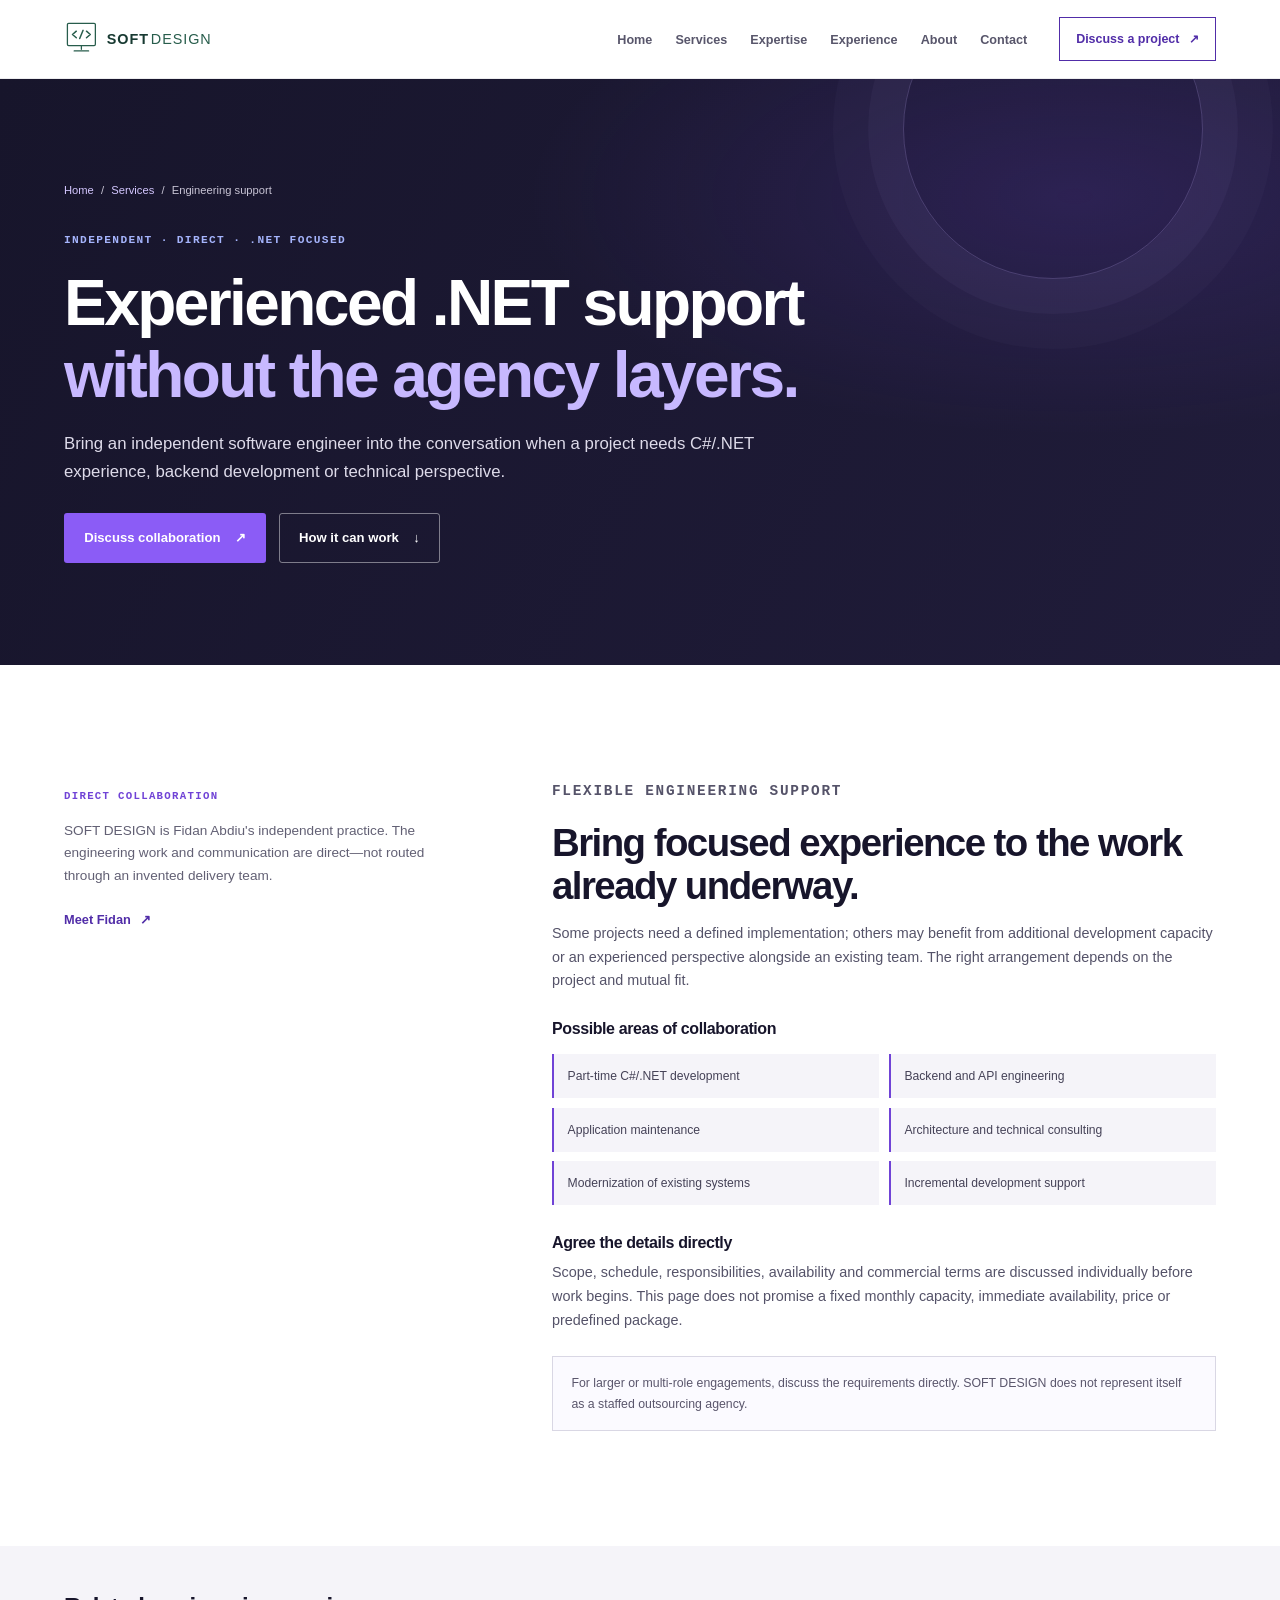
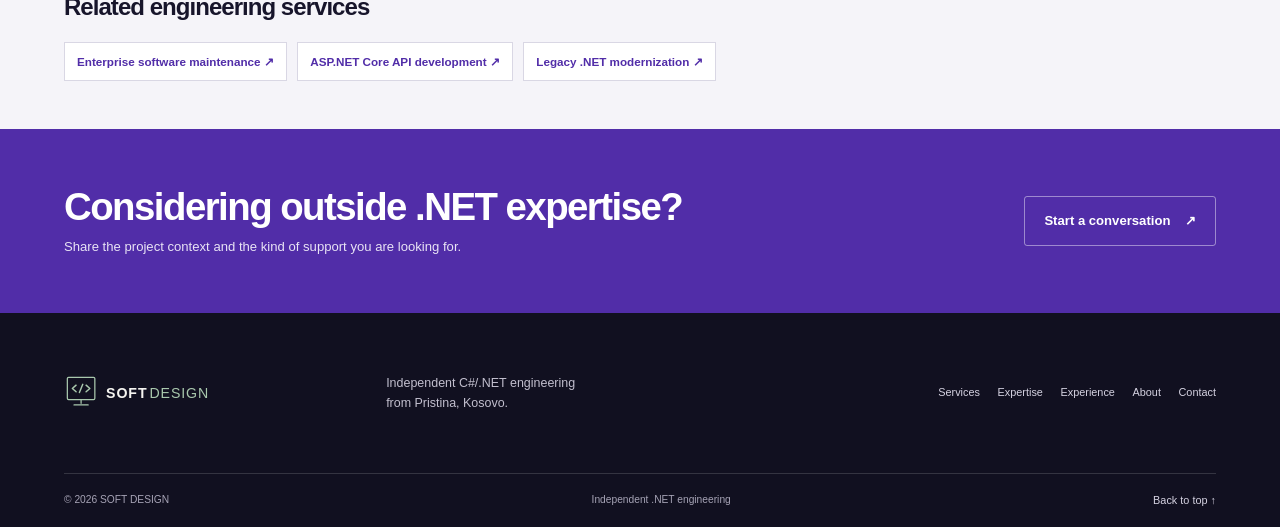
<file: services/dotnet-development-outsourcing.html>
<!doctype html>
<html lang="en">
<head>
  <meta charset="utf-8">
  <meta name="viewport" content="width=device-width, initial-scale=1">
  <meta name="theme-color" content="#17152b">
  <title>.NET Development Outsourcing | Independent Support | SOFT DESIGN</title>
  <meta name="description" content="Add experienced independent C#/.NET engineering to a project through direct collaboration with Fidan Abdiu. Scope and working arrangements are discussed individually.">
  <link rel="canonical" href="https://www.softdesign-ks.com/services/dotnet-development-outsourcing.html">
  <link rel="icon" type="image/svg+xml" href="../assets/logos/soft-design-symbol.svg">
  <link rel="stylesheet" href="../css/styles.css">
  <link rel="stylesheet" href="../css/responsive.css">
  <meta property="og:type" content="website"><meta property="og:site_name" content="SOFT DESIGN"><meta property="og:title" content=".NET Development Outsourcing | Independent Support | SOFT DESIGN"><meta property="og:description" content="Direct, independent C#/.NET engineering support for software projects."><meta property="og:url" content="https://www.softdesign-ks.com/services/dotnet-development-outsourcing.html"><meta property="og:image" content="https://www.softdesign-ks.com/assets/icons/soft-design-social-avatar.png">
  <meta name="twitter:card" content="summary"><meta name="twitter:title" content=".NET Development Outsourcing | Independent Support | SOFT DESIGN"><meta name="twitter:description" content="Direct, independent C#/.NET engineering support for software projects."><meta name="twitter:image" content="https://www.softdesign-ks.com/assets/icons/soft-design-social-avatar.png">
  <script type="application/ld+json">{"@context":"https://schema.org","@type":"WebPage","name":"Independent .NET Development Support","url":"https://www.softdesign-ks.com/services/dotnet-development-outsourcing.html","isPartOf":{"@id":"https://www.softdesign-ks.com/#website"},"inLanguage":"en"}</script>
  <script>document.documentElement.classList.add('js');</script>
</head>
<body>
  <a class="skip-link" href="#main">Skip to content</a>
  <header class="site-header"><div class="header-inner"><a class="brand" href="../index.html#top" aria-label="SOFT DESIGN home"><img src="../assets/logos/soft-design-logo-horizontal.svg" width="210" height="46" alt="SOFT DESIGN"></a><button class="nav-toggle" type="button" aria-expanded="false" aria-controls="primary-navigation"><span class="nav-toggle-label">Menu</span><span class="nav-toggle-icon" aria-hidden="true"></span></button><nav class="primary-nav" id="primary-navigation" aria-label="Main navigation" data-collapsed="true"><ul><li><a href="../index.html#top">Home</a></li><li><a href="../index.html#services">Services</a></li><li><a href="../index.html#expertise">Expertise</a></li><li><a href="../index.html#experience">Experience</a></li><li><a href="../index.html#about">About</a></li><li><a href="../index.html#contact">Contact</a></li></ul><a class="nav-contact" href="../index.html#contact">Discuss a project <span aria-hidden="true">↗</span></a></nav></div></header>
  <main id="main">
    <section class="service-hero"><div class="section-shell service-hero-inner"><nav class="breadcrumb" aria-label="Breadcrumb"><a href="../index.html">Home</a><span aria-hidden="true">/</span><a href="../index.html#services">Services</a><span aria-hidden="true">/</span><span aria-current="page">Engineering support</span></nav><p class="eyebrow eyebrow-light">INDEPENDENT · DIRECT · .NET FOCUSED</p><h1>Experienced .NET support<br><em>without the agency layers.</em></h1><p class="service-hero-copy">Bring an independent software engineer into the conversation when a project needs C#/.NET experience, backend development or technical perspective.</p><div class="hero-actions"><a class="button button-violet" href="../index.html#contact">Discuss collaboration <span aria-hidden="true">↗</span></a><a class="button button-outline-light" href="#working-together">How it can work <span aria-hidden="true">↓</span></a></div></div></section>
    <section class="service-content" id="working-together"><div class="section-shell service-content-grid"><aside class="service-content-aside"><span class="mono-label">DIRECT COLLABORATION</span><p>SOFT DESIGN is Fidan Abdiu's independent practice. The engineering work and communication are direct—not routed through an invented delivery team.</p><a class="text-link" href="../index.html#about">Meet Fidan <span aria-hidden="true">↗</span></a></aside><div class="service-content-main"><p class="eyebrow">FLEXIBLE ENGINEERING SUPPORT</p><h2>Bring focused experience to the work already underway.</h2><p>Some projects need a defined implementation; others may benefit from additional development capacity or an experienced perspective alongside an existing team. The right arrangement depends on the project and mutual fit.</p><h3>Possible areas of collaboration</h3><ul class="service-bullets"><li>Part-time C#/.NET development</li><li>Backend and API engineering</li><li>Application maintenance</li><li>Architecture and technical consulting</li><li>Modernization of existing systems</li><li>Incremental development support</li></ul><h3>Agree the details directly</h3><p>Scope, schedule, responsibilities, availability and commercial terms are discussed individually before work begins. This page does not promise a fixed monthly capacity, immediate availability, price or predefined package.</p><div class="service-note">For larger or multi-role engagements, discuss the requirements directly. SOFT DESIGN does not represent itself as a staffed outsourcing agency.</div></div></div></section>
    <section class="service-related"><div class="section-shell"><h2>Related engineering services</h2><div class="service-related-links"><a href="enterprise-software-maintenance.html">Enterprise software maintenance ↗</a><a href="aspnet-core-api-development.html">ASP.NET Core API development ↗</a><a href="legacy-dotnet-modernization.html">Legacy .NET modernization ↗</a></div></div></section>
    <section class="service-cta"><div class="section-shell service-cta-inner"><div><h2>Considering outside .NET expertise?</h2><p>Share the project context and the kind of support you are looking for.</p></div><a class="button button-outline-light" href="../index.html#contact">Start a conversation <span aria-hidden="true">↗</span></a></div></section>
  </main>
  <footer class="site-footer"><div class="section-shell footer-main"><a class="footer-brand" href="../index.html#top"><img src="../assets/logos/soft-design-logo-horizontal-light.svg" width="210" height="46" alt="SOFT DESIGN home"></a><p>Independent C#/.NET engineering<br>from Pristina, Kosovo.</p><nav aria-label="Footer navigation"><a href="../index.html#services">Services</a><a href="../index.html#expertise">Expertise</a><a href="../index.html#experience">Experience</a><a href="../index.html#about">About</a><a href="../index.html#contact">Contact</a></nav></div><div class="section-shell footer-bottom"><span>© <span id="copyright-year">2026</span> SOFT DESIGN</span><span>Independent .NET engineering</span><a href="#main">Back to top ↑</a></div></footer>
  <script src="../js/main.js" defer></script>
</body>
</html>
</file>
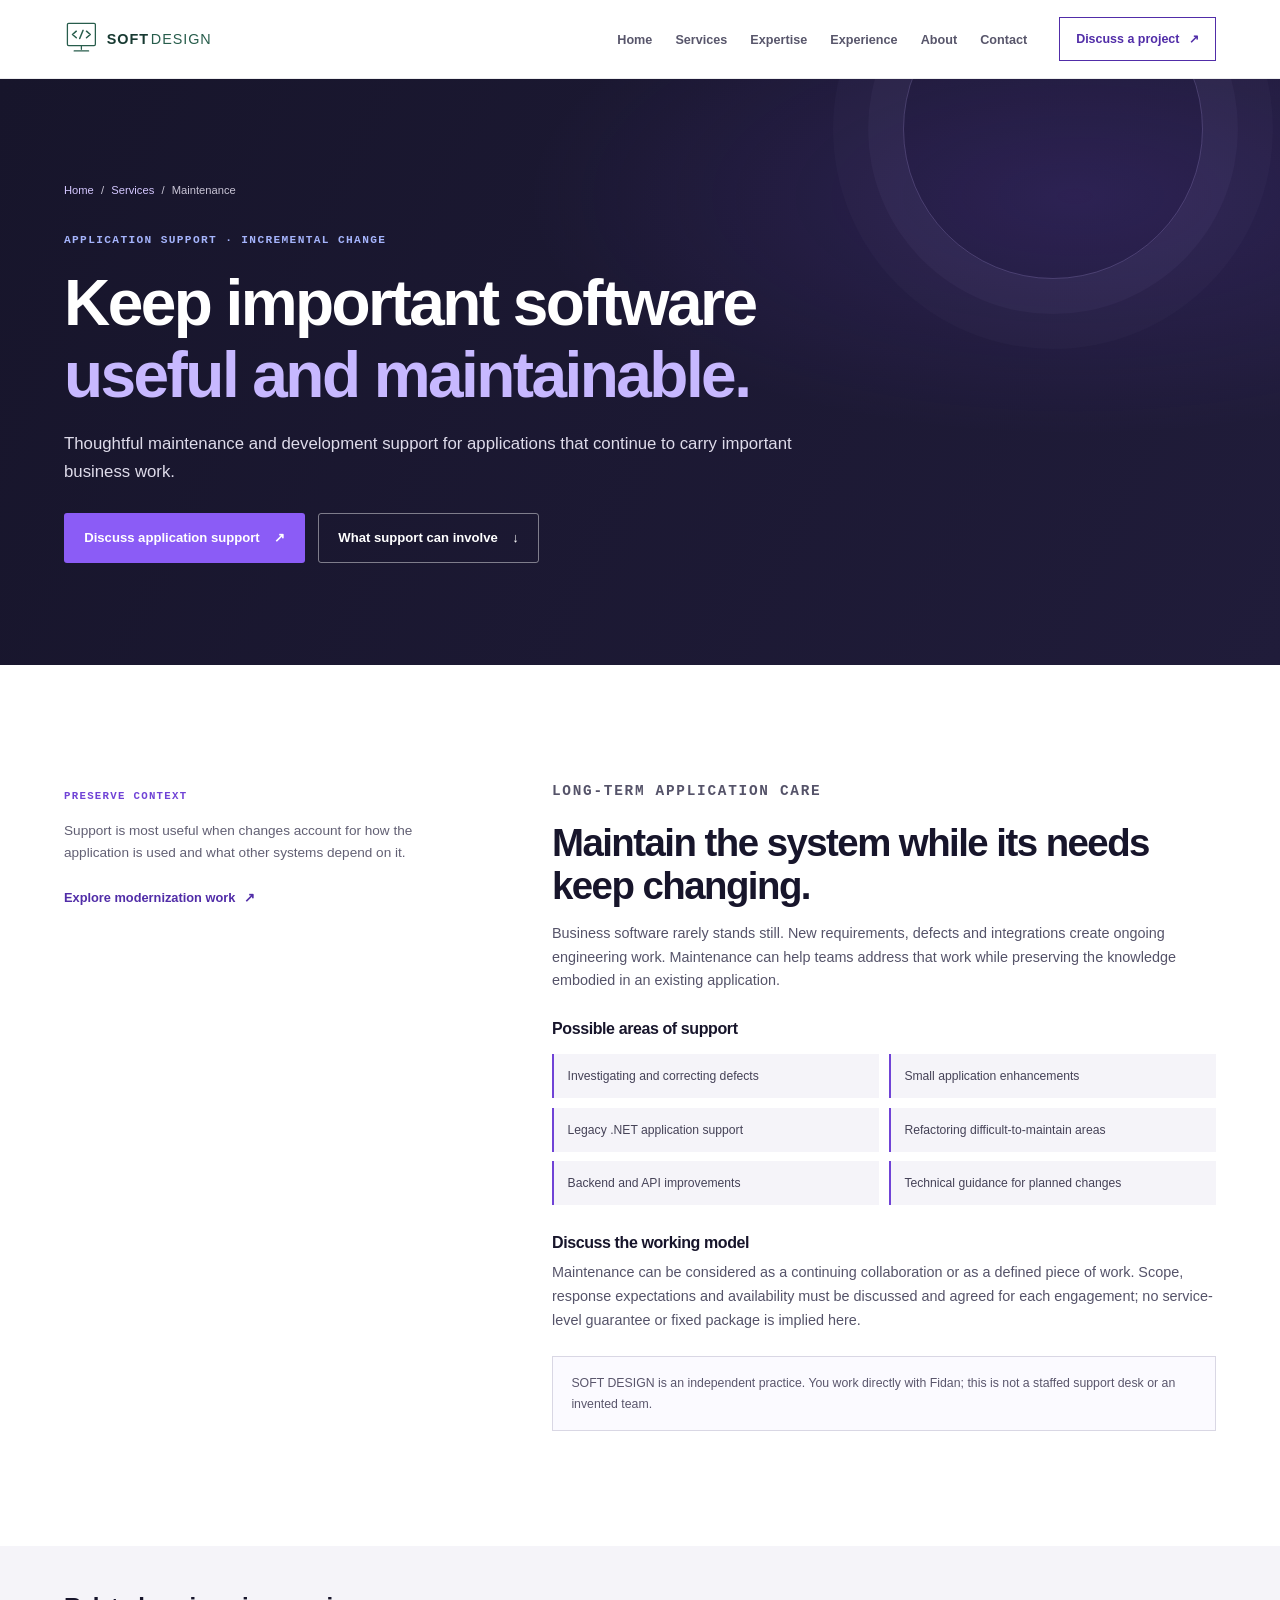
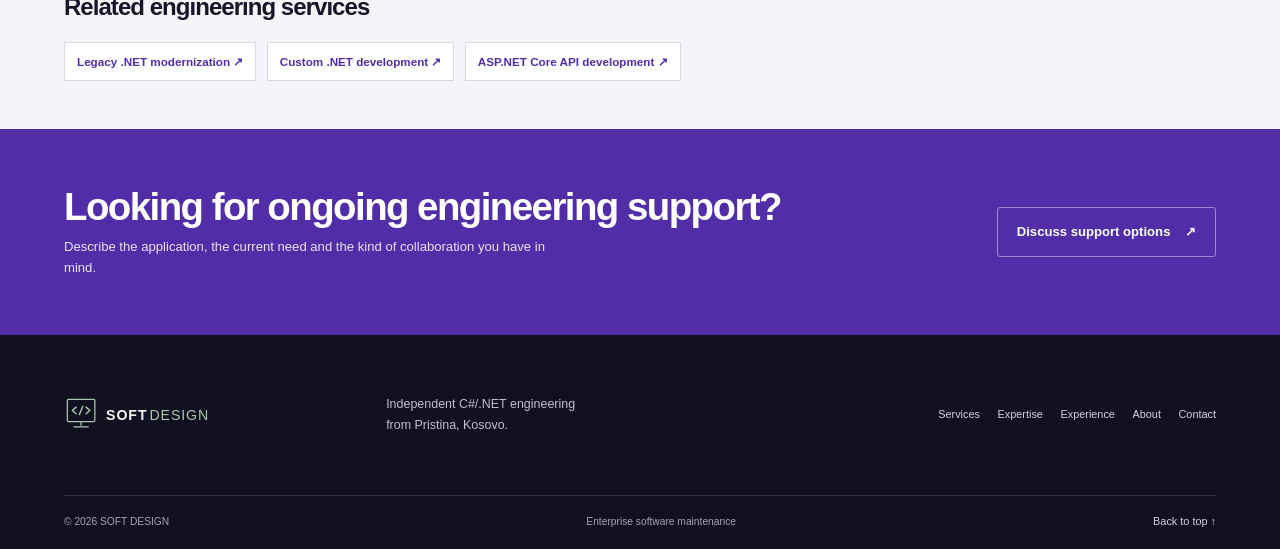
<file: services/enterprise-software-maintenance.html>
<!doctype html>
<html lang="en">
<head>
  <meta charset="utf-8">
  <meta name="viewport" content="width=device-width, initial-scale=1">
  <meta name="theme-color" content="#17152b">
  <title>Enterprise Software Maintenance | SOFT DESIGN</title>
  <meta name="description" content="Maintenance and incremental development for business-critical C#/.NET applications, informed by an understanding of the system's context.">
  <link rel="canonical" href="https://www.softdesign-ks.com/services/enterprise-software-maintenance.html">
  <link rel="icon" type="image/svg+xml" href="../assets/logos/soft-design-symbol.svg">
  <link rel="stylesheet" href="../css/styles.css">
  <link rel="stylesheet" href="../css/responsive.css">
  <meta property="og:type" content="website"><meta property="og:site_name" content="SOFT DESIGN"><meta property="og:title" content="Enterprise Software Maintenance | SOFT DESIGN"><meta property="og:description" content="Careful maintenance and incremental engineering for existing C#/.NET systems."><meta property="og:url" content="https://www.softdesign-ks.com/services/enterprise-software-maintenance.html"><meta property="og:image" content="https://www.softdesign-ks.com/assets/icons/soft-design-social-avatar.png">
  <meta name="twitter:card" content="summary"><meta name="twitter:title" content="Enterprise Software Maintenance | SOFT DESIGN"><meta name="twitter:description" content="Careful maintenance and incremental engineering for existing C#/.NET systems."><meta name="twitter:image" content="https://www.softdesign-ks.com/assets/icons/soft-design-social-avatar.png">
  <script type="application/ld+json">{"@context":"https://schema.org","@type":"WebPage","name":"Enterprise Software Maintenance","url":"https://www.softdesign-ks.com/services/enterprise-software-maintenance.html","isPartOf":{"@id":"https://www.softdesign-ks.com/#website"},"inLanguage":"en"}</script>
  <script>document.documentElement.classList.add('js');</script>
</head>
<body>
  <a class="skip-link" href="#main">Skip to content</a>
  <header class="site-header"><div class="header-inner"><a class="brand" href="../index.html#top" aria-label="SOFT DESIGN home"><img src="../assets/logos/soft-design-logo-horizontal.svg" width="210" height="46" alt="SOFT DESIGN"></a><button class="nav-toggle" type="button" aria-expanded="false" aria-controls="primary-navigation"><span class="nav-toggle-label">Menu</span><span class="nav-toggle-icon" aria-hidden="true"></span></button><nav class="primary-nav" id="primary-navigation" aria-label="Main navigation" data-collapsed="true"><ul><li><a href="../index.html#top">Home</a></li><li><a href="../index.html#services">Services</a></li><li><a href="../index.html#expertise">Expertise</a></li><li><a href="../index.html#experience">Experience</a></li><li><a href="../index.html#about">About</a></li><li><a href="../index.html#contact">Contact</a></li></ul><a class="nav-contact" href="../index.html#contact">Discuss a project <span aria-hidden="true">↗</span></a></nav></div></header>
  <main id="main">
    <section class="service-hero"><div class="section-shell service-hero-inner"><nav class="breadcrumb" aria-label="Breadcrumb"><a href="../index.html">Home</a><span aria-hidden="true">/</span><a href="../index.html#services">Services</a><span aria-hidden="true">/</span><span aria-current="page">Maintenance</span></nav><p class="eyebrow eyebrow-light">APPLICATION SUPPORT · INCREMENTAL CHANGE</p><h1>Keep important software<br><em>useful and maintainable.</em></h1><p class="service-hero-copy">Thoughtful maintenance and development support for applications that continue to carry important business work.</p><div class="hero-actions"><a class="button button-violet" href="../index.html#contact">Discuss application support <span aria-hidden="true">↗</span></a><a class="button button-outline-light" href="#maintenance">What support can involve <span aria-hidden="true">↓</span></a></div></div></section>
    <section class="service-content" id="maintenance"><div class="section-shell service-content-grid"><aside class="service-content-aside"><span class="mono-label">PRESERVE CONTEXT</span><p>Support is most useful when changes account for how the application is used and what other systems depend on it.</p><a class="text-link" href="legacy-dotnet-modernization.html">Explore modernization work <span aria-hidden="true">↗</span></a></aside><div class="service-content-main"><p class="eyebrow">LONG-TERM APPLICATION CARE</p><h2>Maintain the system while its needs keep changing.</h2><p>Business software rarely stands still. New requirements, defects and integrations create ongoing engineering work. Maintenance can help teams address that work while preserving the knowledge embodied in an existing application.</p><h3>Possible areas of support</h3><ul class="service-bullets"><li>Investigating and correcting defects</li><li>Small application enhancements</li><li>Legacy .NET application support</li><li>Refactoring difficult-to-maintain areas</li><li>Backend and API improvements</li><li>Technical guidance for planned changes</li></ul><h3>Discuss the working model</h3><p>Maintenance can be considered as a continuing collaboration or as a defined piece of work. Scope, response expectations and availability must be discussed and agreed for each engagement; no service-level guarantee or fixed package is implied here.</p><div class="service-note">SOFT DESIGN is an independent practice. You work directly with Fidan; this is not a staffed support desk or an invented team.</div></div></div></section>
    <section class="service-related"><div class="section-shell"><h2>Related engineering services</h2><div class="service-related-links"><a href="legacy-dotnet-modernization.html">Legacy .NET modernization ↗</a><a href="custom-dotnet-development.html">Custom .NET development ↗</a><a href="aspnet-core-api-development.html">ASP.NET Core API development ↗</a></div></div></section>
    <section class="service-cta"><div class="section-shell service-cta-inner"><div><h2>Looking for ongoing engineering support?</h2><p>Describe the application, the current need and the kind of collaboration you have in mind.</p></div><a class="button button-outline-light" href="../index.html#contact">Discuss support options <span aria-hidden="true">↗</span></a></div></section>
  </main>
  <footer class="site-footer"><div class="section-shell footer-main"><a class="footer-brand" href="../index.html#top"><img src="../assets/logos/soft-design-logo-horizontal-light.svg" width="210" height="46" alt="SOFT DESIGN home"></a><p>Independent C#/.NET engineering<br>from Pristina, Kosovo.</p><nav aria-label="Footer navigation"><a href="../index.html#services">Services</a><a href="../index.html#expertise">Expertise</a><a href="../index.html#experience">Experience</a><a href="../index.html#about">About</a><a href="../index.html#contact">Contact</a></nav></div><div class="section-shell footer-bottom"><span>© <span id="copyright-year">2026</span> SOFT DESIGN</span><span>Enterprise software maintenance</span><a href="#main">Back to top ↑</a></div></footer>
  <script src="../js/main.js" defer></script>
</body>
</html>
</file>
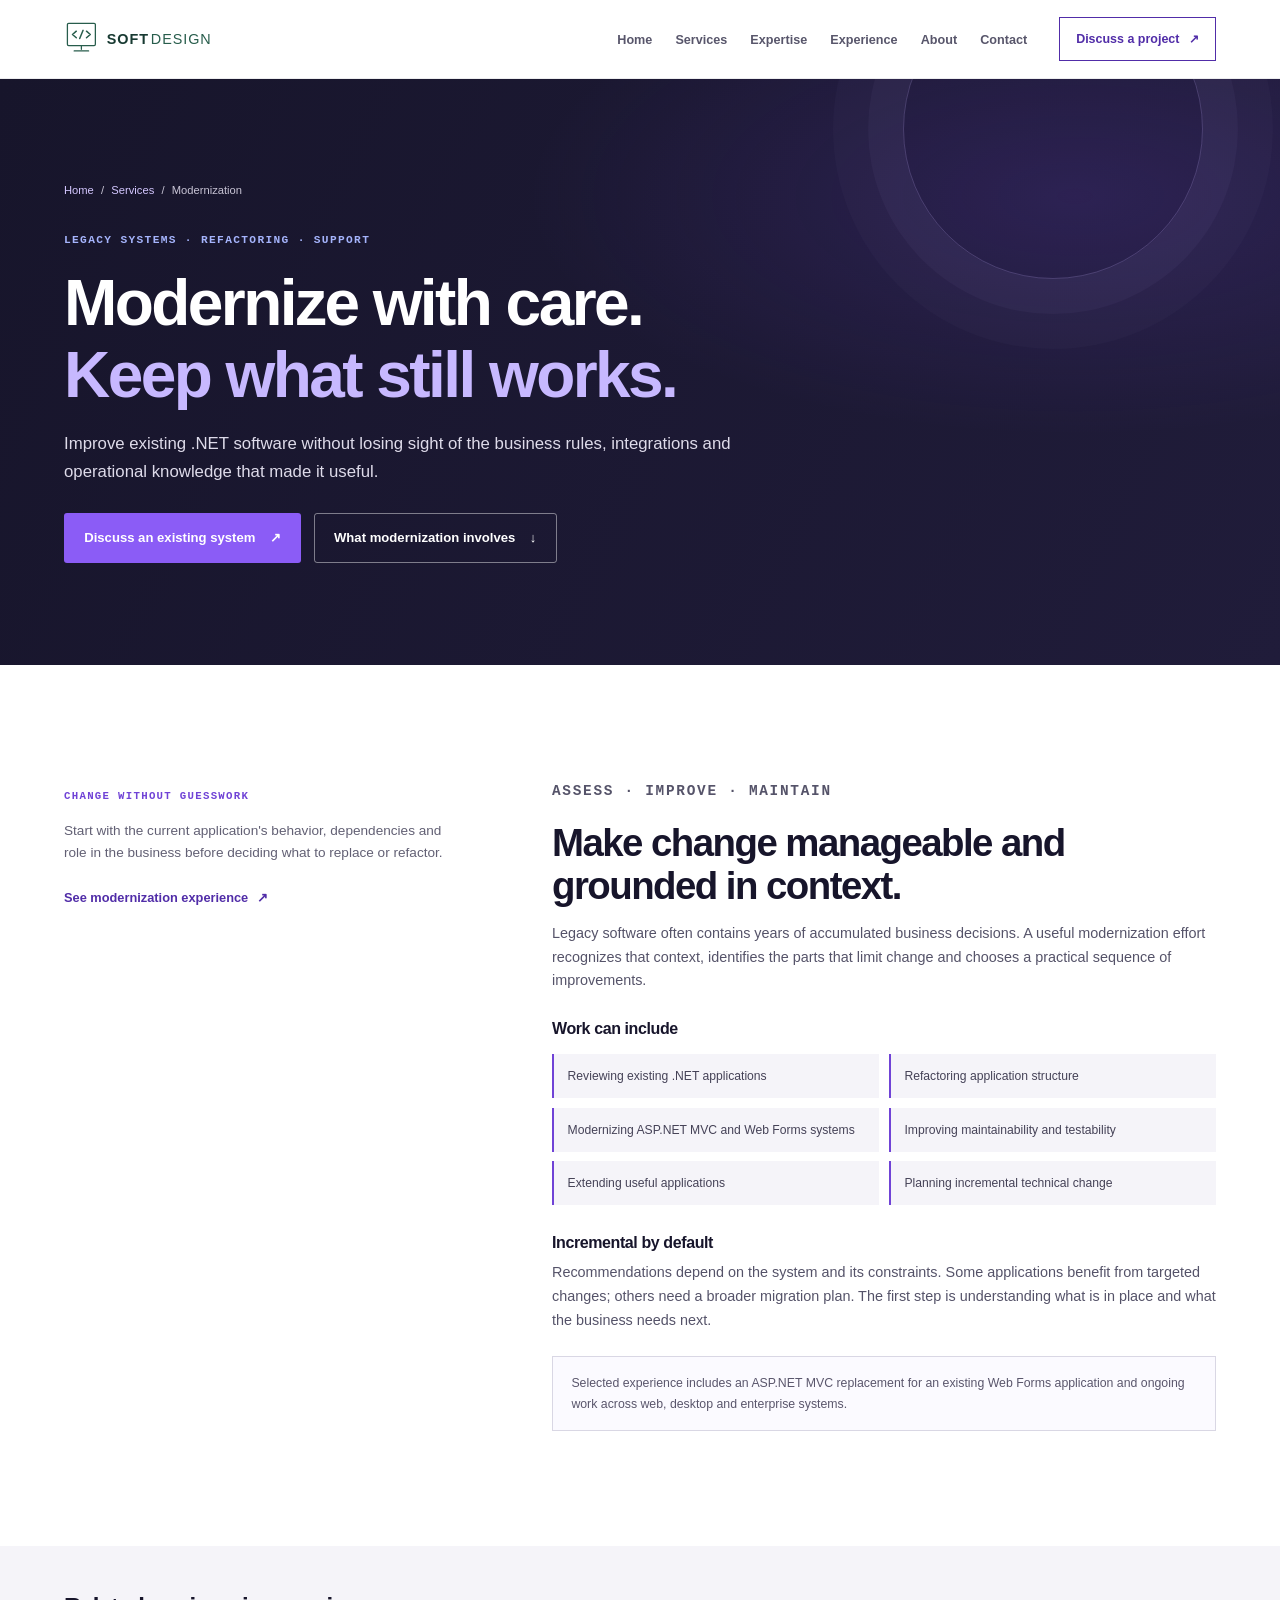
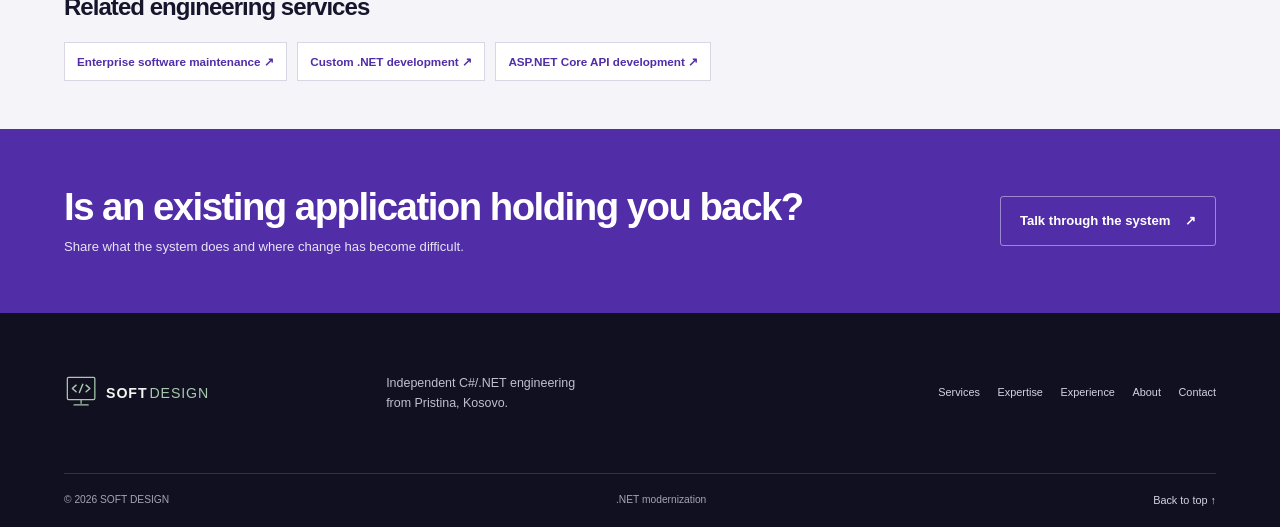
<file: services/legacy-dotnet-modernization.html>
<!doctype html>
<html lang="en">
<head>
  <meta charset="utf-8">
  <meta name="viewport" content="width=device-width, initial-scale=1">
  <meta name="theme-color" content="#17152b">
  <title>Legacy .NET Application Modernization | SOFT DESIGN</title>
  <meta name="description" content="Modernize and maintain existing .NET applications through careful assessment, refactoring and incremental improvements that respect business context.">
  <link rel="canonical" href="https://www.softdesign-ks.com/services/legacy-dotnet-modernization.html">
  <link rel="icon" type="image/svg+xml" href="../assets/logos/soft-design-symbol.svg">
  <link rel="stylesheet" href="../css/styles.css">
  <link rel="stylesheet" href="../css/responsive.css">
  <meta property="og:type" content="website"><meta property="og:site_name" content="SOFT DESIGN"><meta property="og:title" content="Legacy .NET Application Modernization | SOFT DESIGN"><meta property="og:description" content="Careful modernization of existing .NET software, guided by the system's business context."><meta property="og:url" content="https://www.softdesign-ks.com/services/legacy-dotnet-modernization.html"><meta property="og:image" content="https://www.softdesign-ks.com/assets/icons/soft-design-social-avatar.png">
  <meta name="twitter:card" content="summary"><meta name="twitter:title" content="Legacy .NET Application Modernization | SOFT DESIGN"><meta name="twitter:description" content="Careful modernization of existing .NET software, guided by the system's business context."><meta name="twitter:image" content="https://www.softdesign-ks.com/assets/icons/soft-design-social-avatar.png">
  <script type="application/ld+json">{"@context":"https://schema.org","@type":"WebPage","name":"Legacy .NET Application Modernization","url":"https://www.softdesign-ks.com/services/legacy-dotnet-modernization.html","isPartOf":{"@id":"https://www.softdesign-ks.com/#website"},"inLanguage":"en"}</script>
  <script>document.documentElement.classList.add('js');</script>
</head>
<body>
  <a class="skip-link" href="#main">Skip to content</a>
  <header class="site-header"><div class="header-inner"><a class="brand" href="../index.html#top" aria-label="SOFT DESIGN home"><img src="../assets/logos/soft-design-logo-horizontal.svg" width="210" height="46" alt="SOFT DESIGN"></a><button class="nav-toggle" type="button" aria-expanded="false" aria-controls="primary-navigation"><span class="nav-toggle-label">Menu</span><span class="nav-toggle-icon" aria-hidden="true"></span></button><nav class="primary-nav" id="primary-navigation" aria-label="Main navigation" data-collapsed="true"><ul><li><a href="../index.html#top">Home</a></li><li><a href="../index.html#services">Services</a></li><li><a href="../index.html#expertise">Expertise</a></li><li><a href="../index.html#experience">Experience</a></li><li><a href="../index.html#about">About</a></li><li><a href="../index.html#contact">Contact</a></li></ul><a class="nav-contact" href="../index.html#contact">Discuss a project <span aria-hidden="true">↗</span></a></nav></div></header>
  <main id="main">
    <section class="service-hero"><div class="section-shell service-hero-inner"><nav class="breadcrumb" aria-label="Breadcrumb"><a href="../index.html">Home</a><span aria-hidden="true">/</span><a href="../index.html#services">Services</a><span aria-hidden="true">/</span><span aria-current="page">Modernization</span></nav><p class="eyebrow eyebrow-light">LEGACY SYSTEMS · REFACTORING · SUPPORT</p><h1>Modernize with care.<br><em>Keep what still works.</em></h1><p class="service-hero-copy">Improve existing .NET software without losing sight of the business rules, integrations and operational knowledge that made it useful.</p><div class="hero-actions"><a class="button button-violet" href="../index.html#contact">Discuss an existing system <span aria-hidden="true">↗</span></a><a class="button button-outline-light" href="#modernization">What modernization involves <span aria-hidden="true">↓</span></a></div></div></section>
    <section class="service-content" id="modernization"><div class="section-shell service-content-grid"><aside class="service-content-aside"><span class="mono-label">CHANGE WITHOUT GUESSWORK</span><p>Start with the current application's behavior, dependencies and role in the business before deciding what to replace or refactor.</p><a class="text-link" href="../index.html#experience">See modernization experience <span aria-hidden="true">↗</span></a></aside><div class="service-content-main"><p class="eyebrow">ASSESS · IMPROVE · MAINTAIN</p><h2>Make change manageable and grounded in context.</h2><p>Legacy software often contains years of accumulated business decisions. A useful modernization effort recognizes that context, identifies the parts that limit change and chooses a practical sequence of improvements.</p><h3>Work can include</h3><ul class="service-bullets"><li>Reviewing existing .NET applications</li><li>Refactoring application structure</li><li>Modernizing ASP.NET MVC and Web Forms systems</li><li>Improving maintainability and testability</li><li>Extending useful applications</li><li>Planning incremental technical change</li></ul><h3>Incremental by default</h3><p>Recommendations depend on the system and its constraints. Some applications benefit from targeted changes; others need a broader migration plan. The first step is understanding what is in place and what the business needs next.</p><div class="service-note">Selected experience includes an ASP.NET MVC replacement for an existing Web Forms application and ongoing work across web, desktop and enterprise systems.</div></div></div></section>
    <section class="service-related"><div class="section-shell"><h2>Related engineering services</h2><div class="service-related-links"><a href="enterprise-software-maintenance.html">Enterprise software maintenance ↗</a><a href="custom-dotnet-development.html">Custom .NET development ↗</a><a href="aspnet-core-api-development.html">ASP.NET Core API development ↗</a></div></div></section>
    <section class="service-cta"><div class="section-shell service-cta-inner"><div><h2>Is an existing application holding you back?</h2><p>Share what the system does and where change has become difficult.</p></div><a class="button button-outline-light" href="../index.html#contact">Talk through the system <span aria-hidden="true">↗</span></a></div></section>
  </main>
  <footer class="site-footer"><div class="section-shell footer-main"><a class="footer-brand" href="../index.html#top"><img src="../assets/logos/soft-design-logo-horizontal-light.svg" width="210" height="46" alt="SOFT DESIGN home"></a><p>Independent C#/.NET engineering<br>from Pristina, Kosovo.</p><nav aria-label="Footer navigation"><a href="../index.html#services">Services</a><a href="../index.html#expertise">Expertise</a><a href="../index.html#experience">Experience</a><a href="../index.html#about">About</a><a href="../index.html#contact">Contact</a></nav></div><div class="section-shell footer-bottom"><span>© <span id="copyright-year">2026</span> SOFT DESIGN</span><span>.NET modernization</span><a href="#main">Back to top ↑</a></div></footer>
  <script src="../js/main.js" defer></script>
</body>
</html>
</file>
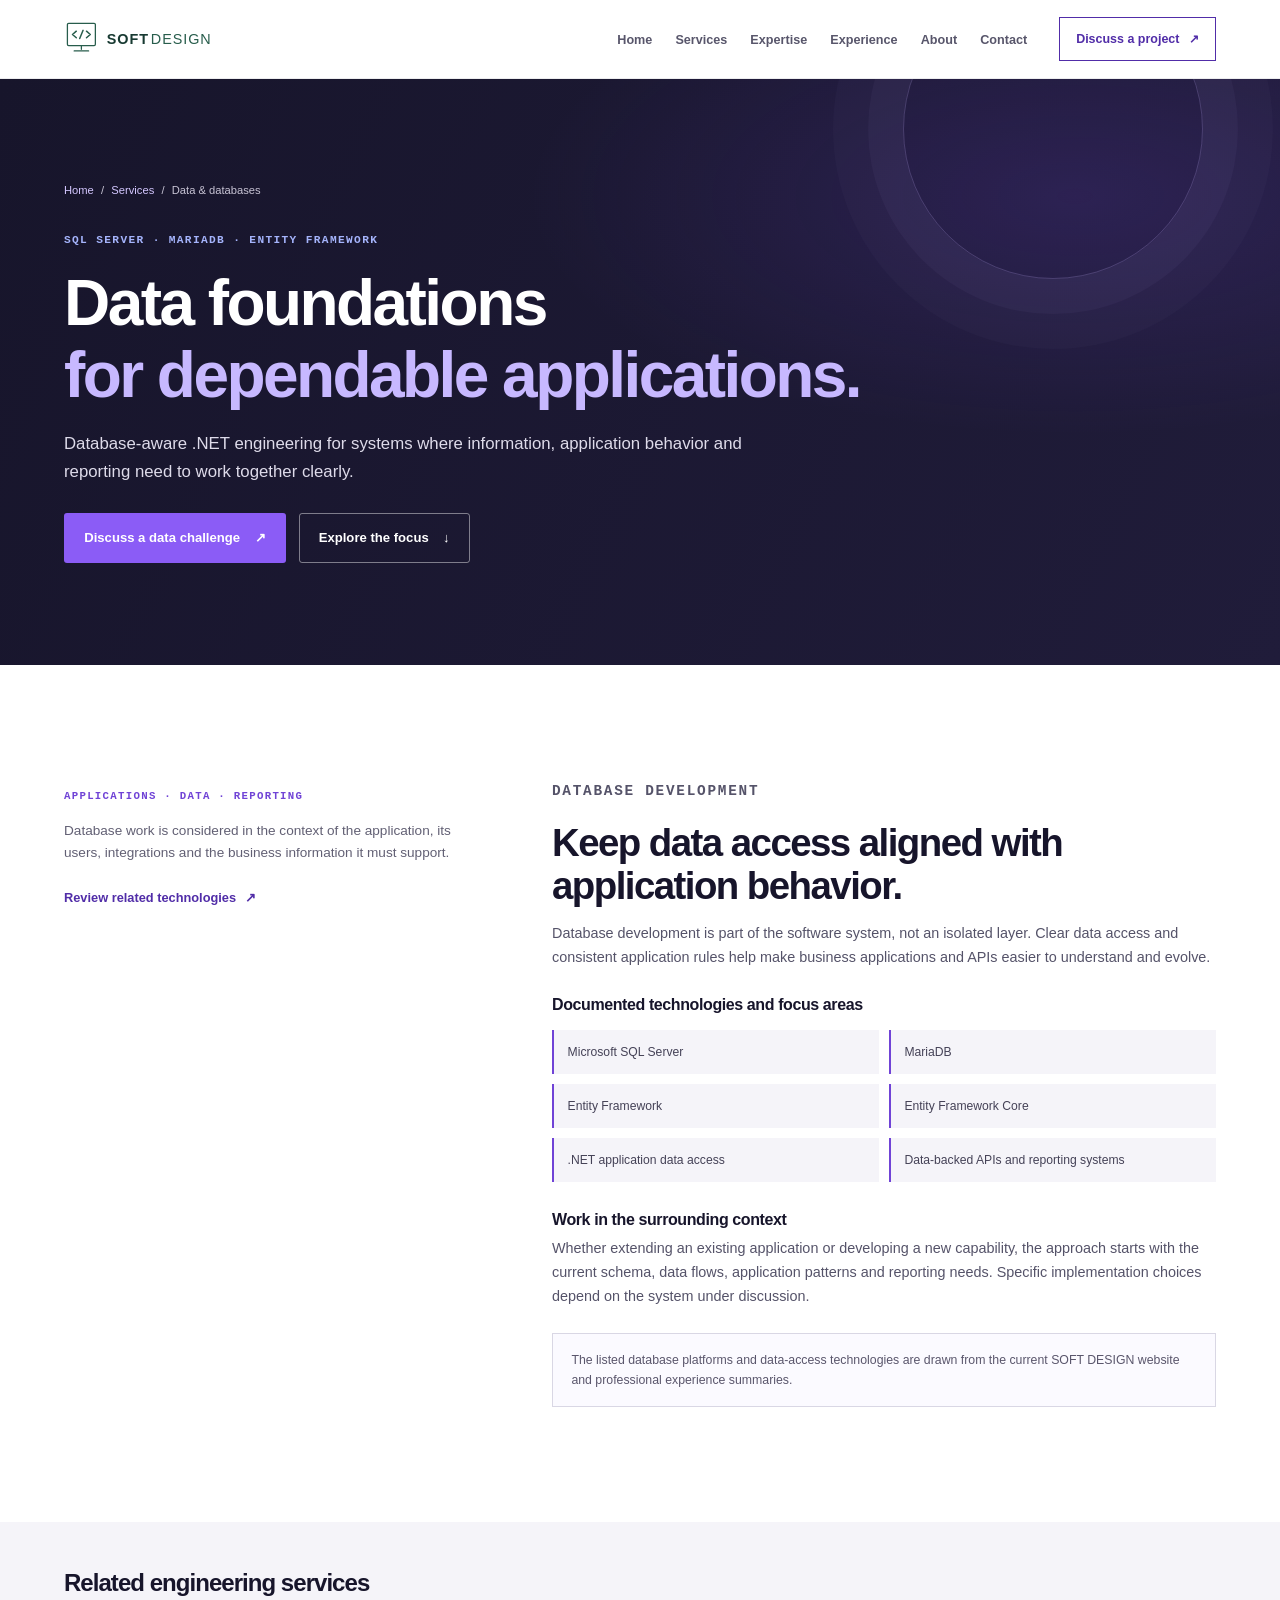
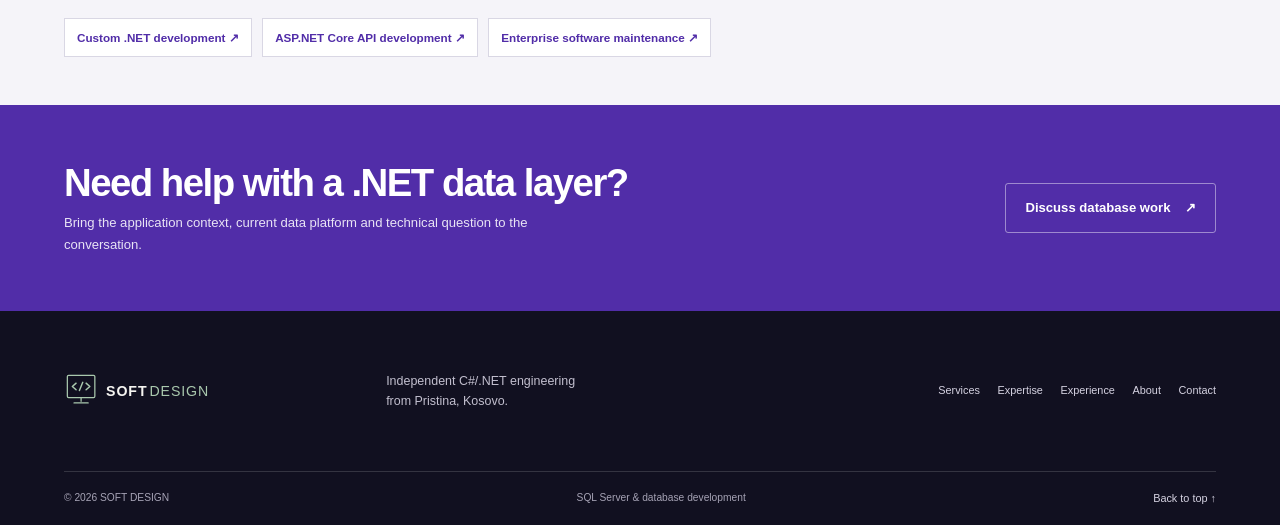
<file: services/sql-server-database-development.html>
<!doctype html>
<html lang="en">
<head>
  <meta charset="utf-8">
  <meta name="viewport" content="width=device-width, initial-scale=1">
  <meta name="theme-color" content="#17152b">
  <title>SQL Server &amp; Database Development | SOFT DESIGN</title>
  <meta name="description" content="C#/.NET database development with Microsoft SQL Server, MariaDB, Entity Framework and EF Core for business applications and APIs.">
  <link rel="canonical" href="https://www.softdesign-ks.com/services/sql-server-database-development.html">
  <link rel="icon" type="image/svg+xml" href="../assets/logos/soft-design-symbol.svg">
  <link rel="stylesheet" href="../css/styles.css">
  <link rel="stylesheet" href="../css/responsive.css">
  <meta property="og:type" content="website"><meta property="og:site_name" content="SOFT DESIGN"><meta property="og:title" content="SQL Server &amp; Database Development | SOFT DESIGN"><meta property="og:description" content="Database development for .NET applications, APIs and business systems."><meta property="og:url" content="https://www.softdesign-ks.com/services/sql-server-database-development.html"><meta property="og:image" content="https://www.softdesign-ks.com/assets/icons/soft-design-social-avatar.png">
  <meta name="twitter:card" content="summary"><meta name="twitter:title" content="SQL Server &amp; Database Development | SOFT DESIGN"><meta name="twitter:description" content="Database development for .NET applications, APIs and business systems."><meta name="twitter:image" content="https://www.softdesign-ks.com/assets/icons/soft-design-social-avatar.png">
  <script type="application/ld+json">{"@context":"https://schema.org","@type":"WebPage","name":"SQL Server and Database Development","url":"https://www.softdesign-ks.com/services/sql-server-database-development.html","isPartOf":{"@id":"https://www.softdesign-ks.com/#website"},"inLanguage":"en"}</script>
  <script>document.documentElement.classList.add('js');</script>
</head>
<body>
  <a class="skip-link" href="#main">Skip to content</a>
  <header class="site-header"><div class="header-inner"><a class="brand" href="../index.html#top" aria-label="SOFT DESIGN home"><img src="../assets/logos/soft-design-logo-horizontal.svg" width="210" height="46" alt="SOFT DESIGN"></a><button class="nav-toggle" type="button" aria-expanded="false" aria-controls="primary-navigation"><span class="nav-toggle-label">Menu</span><span class="nav-toggle-icon" aria-hidden="true"></span></button><nav class="primary-nav" id="primary-navigation" aria-label="Main navigation" data-collapsed="true"><ul><li><a href="../index.html#top">Home</a></li><li><a href="../index.html#services">Services</a></li><li><a href="../index.html#expertise">Expertise</a></li><li><a href="../index.html#experience">Experience</a></li><li><a href="../index.html#about">About</a></li><li><a href="../index.html#contact">Contact</a></li></ul><a class="nav-contact" href="../index.html#contact">Discuss a project <span aria-hidden="true">↗</span></a></nav></div></header>
  <main id="main">
    <section class="service-hero"><div class="section-shell service-hero-inner"><nav class="breadcrumb" aria-label="Breadcrumb"><a href="../index.html">Home</a><span aria-hidden="true">/</span><a href="../index.html#services">Services</a><span aria-hidden="true">/</span><span aria-current="page">Data &amp; databases</span></nav><p class="eyebrow eyebrow-light">SQL SERVER · MARIADB · ENTITY FRAMEWORK</p><h1>Data foundations<br><em>for dependable applications.</em></h1><p class="service-hero-copy">Database-aware .NET engineering for systems where information, application behavior and reporting need to work together clearly.</p><div class="hero-actions"><a class="button button-violet" href="../index.html#contact">Discuss a data challenge <span aria-hidden="true">↗</span></a><a class="button button-outline-light" href="#database-work">Explore the focus <span aria-hidden="true">↓</span></a></div></div></section>
    <section class="service-content" id="database-work"><div class="section-shell service-content-grid"><aside class="service-content-aside"><span class="mono-label">APPLICATIONS · DATA · REPORTING</span><p>Database work is considered in the context of the application, its users, integrations and the business information it must support.</p><a class="text-link" href="../index.html#expertise">Review related technologies <span aria-hidden="true">↗</span></a></aside><div class="service-content-main"><p class="eyebrow">DATABASE DEVELOPMENT</p><h2>Keep data access aligned with application behavior.</h2><p>Database development is part of the software system, not an isolated layer. Clear data access and consistent application rules help make business applications and APIs easier to understand and evolve.</p><h3>Documented technologies and focus areas</h3><ul class="service-bullets"><li>Microsoft SQL Server</li><li>MariaDB</li><li>Entity Framework</li><li>Entity Framework Core</li><li>.NET application data access</li><li>Data-backed APIs and reporting systems</li></ul><h3>Work in the surrounding context</h3><p>Whether extending an existing application or developing a new capability, the approach starts with the current schema, data flows, application patterns and reporting needs. Specific implementation choices depend on the system under discussion.</p><div class="service-note">The listed database platforms and data-access technologies are drawn from the current SOFT DESIGN website and professional experience summaries.</div></div></div></section>
    <section class="service-related"><div class="section-shell"><h2>Related engineering services</h2><div class="service-related-links"><a href="custom-dotnet-development.html">Custom .NET development ↗</a><a href="aspnet-core-api-development.html">ASP.NET Core API development ↗</a><a href="enterprise-software-maintenance.html">Enterprise software maintenance ↗</a></div></div></section>
    <section class="service-cta"><div class="section-shell service-cta-inner"><div><h2>Need help with a .NET data layer?</h2><p>Bring the application context, current data platform and technical question to the conversation.</p></div><a class="button button-outline-light" href="../index.html#contact">Discuss database work <span aria-hidden="true">↗</span></a></div></section>
  </main>
  <footer class="site-footer"><div class="section-shell footer-main"><a class="footer-brand" href="../index.html#top"><img src="../assets/logos/soft-design-logo-horizontal-light.svg" width="210" height="46" alt="SOFT DESIGN home"></a><p>Independent C#/.NET engineering<br>from Pristina, Kosovo.</p><nav aria-label="Footer navigation"><a href="../index.html#services">Services</a><a href="../index.html#expertise">Expertise</a><a href="../index.html#experience">Experience</a><a href="../index.html#about">About</a><a href="../index.html#contact">Contact</a></nav></div><div class="section-shell footer-bottom"><span>© <span id="copyright-year">2026</span> SOFT DESIGN</span><span>SQL Server &amp; database development</span><a href="#main">Back to top ↑</a></div></footer>
  <script src="../js/main.js" defer></script>
</body>
</html>
</file>
<file: css/styles.css>
@charset "UTF-8";

:root {
  color-scheme: light;
  --navy: #17152b;
  --navy-2: #211e3c;
  --purple: #512da8;
  --violet: #7043d6;
  --violet-bright: #8b5cf6;
  --lavender: #a5b4fc;
  --paper: #f5f4f9;
  --white: #fff;
  --surface: #eeedf4;
  --surface-2: #e6e4ef;
  --ink: #211f32;
  --muted: #626074;
  --muted-light: #c8c6d6;
  --line: #d9d7e4;
  --line-dark: rgba(255, 255, 255, .15);
  --sans: "Segoe UI", "Helvetica Neue", Arial, sans-serif;
  --mono: "Cascadia Code", "SFMono-Regular", Consolas, monospace;
  --measure: 1200px;
  --gutter: clamp(1.25rem, 5vw, 4.75rem);
  --section-space: clamp(5rem, 9vw, 8rem);
}

*, *::before, *::after { box-sizing: border-box; }
html { scroll-behavior: smooth; scroll-padding-top: 6rem; }
body { margin: 0; background: var(--white); color: var(--ink); font-family: var(--sans); font-size: 1rem; line-height: 1.65; -webkit-font-smoothing: antialiased; }
img { display: block; max-width: 100%; }
a { color: inherit; }
button, input, textarea { font: inherit; }
button, a { -webkit-tap-highlight-color: transparent; }
a:focus-visible, button:focus-visible, input:focus-visible, textarea:focus-visible { outline: 3px solid var(--violet-bright); outline-offset: 4px; }
::selection { background: var(--lavender); color: var(--navy); }
.section-shell { width: min(100% - var(--gutter) * 2, var(--measure)); margin-inline: auto; }
.skip-link { position: absolute; z-index: 30; top: .5rem; left: .5rem; padding: .7rem 1rem; transform: translateY(-150%); background: var(--white); color: var(--navy); }
.skip-link:focus { transform: translateY(0); }

h1, h2, h3, p { margin-top: 0; }
h1, h2, h3 { line-height: 1.12; }
h1, h2 { letter-spacing: -.04em; }
h1 { font-size: clamp(2.8rem, 5.8vw, 5.4rem); }
h2 { font-size: clamp(2.25rem, 4vw, 3.9rem); }
h3 { font-size: 1.25rem; letter-spacing: -.025em; }
.mono-label, .eyebrow, .card-index, .section-number, .experience-sector, .architecture-index { font-family: var(--mono); }
.mono-label { color: var(--violet); font-size: .67rem; font-weight: 700; letter-spacing: .12em; text-transform: uppercase; }
.eyebrow { display: flex; align-items: center; gap: .75rem; margin-bottom: 1.2rem; color: var(--purple); font-size: .7rem; font-weight: 700; letter-spacing: .12em; line-height: 1.5; text-transform: uppercase; }
.eyebrow-light { color: var(--lavender); }
.section-number { color: var(--violet); font-size: .72rem; }
.eyebrow-light .section-number { color: var(--lavender); }

/* Shared navigation */
.site-header { position: sticky; z-index: 20; top: 0; border-bottom: 1px solid rgba(23, 21, 43, .08); background: rgba(255, 255, 255, .96); backdrop-filter: blur(14px); }
.header-inner { width: min(100% - var(--gutter) * 2, 1440px); min-height: 78px; margin-inline: auto; display: flex; align-items: center; justify-content: space-between; gap: 2rem; }
.brand { display: block; flex: 0 0 auto; width: 178px; }
.brand img, .footer-brand img { width: 100%; height: auto; }
.primary-nav, .primary-nav ul { display: flex; align-items: center; }
.primary-nav { gap: clamp(1.3rem, 2.5vw, 2.5rem); }
.primary-nav ul { gap: clamp(.9rem, 1.8vw, 1.7rem); margin: 0; padding: 0; list-style: none; }
.primary-nav a { text-decoration: none; }
.primary-nav ul a { color: #58566b; font-size: .79rem; font-weight: 600; transition: color .18s ease; }
.primary-nav ul a:hover, .primary-nav ul a:focus-visible { color: var(--violet); }
.nav-contact { display: inline-flex; align-items: center; gap: .6rem; padding: .7rem 1rem; border: 1px solid var(--purple); color: var(--purple); font-size: .78rem; font-weight: 700; transition: background .18s ease, color .18s ease; }
.nav-contact:hover { background: var(--purple); color: var(--white); }
.nav-toggle { display: none; }

/* Buttons and links */
.button { min-height: 50px; display: inline-flex; align-items: center; justify-content: center; gap: .9rem; padding: .75rem 1.2rem; border: 1px solid transparent; border-radius: 3px; text-decoration: none; font-size: .82rem; font-weight: 700; line-height: 1.3; transition: transform .18s ease, background .18s ease, border-color .18s ease, color .18s ease; }
.button:hover { transform: translateY(-2px); }
.button-violet { background: var(--violet-bright); color: var(--white); }
.button-violet:hover { background: #7849dd; }
.button-outline-light { border-color: rgba(255, 255, 255, .44); color: var(--white); }
.button-outline-light:hover { border-color: var(--lavender); background: rgba(255, 255, 255, .08); }
.button-outline-dark { border-color: var(--line); color: var(--navy); }
.button-outline-dark:hover { border-color: var(--violet); color: var(--violet); }
.text-link { display: inline-flex; align-items: center; gap: .55rem; color: var(--purple); text-decoration: none; font-size: .8rem; font-weight: 700; }
.text-link span { transition: transform .18s ease; }
.text-link:hover span { transform: translate(3px, -2px); }
.text-link-light { color: var(--white); }

/* Homepage hero */
.hero { min-height: 660px; position: relative; display: grid; grid-template-columns: minmax(0, 1.08fr) minmax(390px, .92fr); align-items: center; gap: clamp(2.5rem, 5vw, 5rem); padding-block: clamp(4rem, 7vw, 6.5rem) 6rem; color: var(--white); isolation: isolate; }
.hero::before { position: absolute; z-index: -2; inset: 0 calc(var(--gutter) * -1); background: radial-gradient(ellipse at 78% 45%, rgba(112, 67, 214, .24), transparent 43%), linear-gradient(112deg, var(--navy), #201c3a 72%, #27204a); content: ""; }
.hero-copy { position: relative; z-index: 2; }
.status-mark { width: 7px; height: 7px; border-radius: 50%; background: var(--violet-bright); box-shadow: 0 0 0 4px rgba(139, 92, 246, .14); }
.hero h1 { max-width: 760px; margin-bottom: 1.4rem; font-weight: 650; line-height: 1.03; }
.hero h1 em { color: #c7b7ff; font-style: normal; }
.hero-intro { max-width: 610px; margin-bottom: 1.8rem; color: #dddaea; font-size: clamp(1rem, 1.4vw, 1.16rem); line-height: 1.75; }
.hero-actions { display: flex; flex-wrap: wrap; gap: .8rem; }
.hero-proof { margin: 1.8rem 0 1.4rem; color: #bcb9cc; font-size: .78rem; }
.hero-proof strong { color: var(--white); }
.hero-proof span { margin-inline: .25rem; color: var(--lavender); }
.tech-pills { display: flex; flex-wrap: wrap; gap: .5rem; margin: 0; padding: 0; list-style: none; }
.tech-pills li { padding: .34rem .62rem; border: 1px solid rgba(255, 255, 255, .18); border-radius: 2px; color: #e7e3f1; font-family: var(--mono); font-size: .67rem; }
.hero-visual { min-height: 420px; position: relative; display: grid; align-items: center; justify-items: end; }
.architecture-card { position: relative; z-index: 1; width: min(100%, 445px); padding: 1.35rem; border: 1px solid rgba(255, 255, 255, .2); background: rgba(31, 28, 57, .92); box-shadow: 0 24px 60px rgba(0, 0, 0, .24); }
.architecture-heading { display: flex; align-items: center; justify-content: space-between; gap: 1rem; padding-bottom: 1rem; border-bottom: 1px solid var(--line-dark); }
.architecture-heading .mono-label { color: #c6b9fa; font-size: .58rem; }
.architecture-index { color: #a6a2b9; font-size: .58rem; }
.architecture-flow { display: grid; grid-template-columns: 1fr; justify-items: center; padding-top: .9rem; }
.flow-node { width: 100%; display: grid; grid-template-columns: 34px 1fr; align-items: center; gap: .8rem; padding: .74rem .85rem; border: 1px solid rgba(255, 255, 255, .14); background: rgba(255, 255, 255, .035); }
.flow-node-active { border-color: rgba(165, 180, 252, .65); background: rgba(112, 67, 214, .18); }
.flow-number { color: var(--lavender); font: 600 .61rem var(--mono); }
.flow-node strong, .flow-node small { display: block; }
.flow-node strong { color: var(--white); font-size: .78rem; }
.flow-node small { color: #b8b5c9; font: .65rem var(--mono); }
.flow-connector { width: 1px; height: 13px; background: linear-gradient(var(--violet-bright), rgba(165, 180, 252, .35)); }
.architecture-caption { margin: .9rem 0 0; color: #bbb7cd; font-size: .65rem; line-height: 1.5; }
.hero-orbit { position: absolute; z-index: -1; display: block; border: 1px solid rgba(165, 180, 252, .18); border-radius: 50%; }
.orbit-one { top: 2%; right: -5%; width: 350px; height: 350px; }
.orbit-two { top: 11%; right: 2%; width: 255px; height: 255px; border-style: dashed; }
.hero-footnote { position: absolute; right: 0; bottom: 1.4rem; left: 0; display: flex; justify-content: space-between; gap: 1rem; padding-top: .8rem; border-top: 1px solid var(--line-dark); color: #b8b5c7; font: 600 .58rem var(--mono); letter-spacing: .11em; }

/* Credibility strip */
.credibility-band { background: var(--surface); }
.credibility-grid { display: grid; grid-template-columns: repeat(4, 1fr); padding-block: 1.65rem; }
.credibility-grid > div { display: flex; flex-direction: column; gap: .15rem; padding-inline: 1.5rem; border-left: 1px solid #d5d3e0; }
.credibility-grid > div:first-child { padding-left: 0; border-left: 0; }
.credibility-value { color: var(--navy); font-size: 1.15rem; font-weight: 700; letter-spacing: -.03em; }
.credibility-value > span { color: var(--violet); }
.credibility-label { color: var(--muted); font-size: .7rem; }

/* Shared sections */
.section { padding-block: var(--section-space); }
.section-heading { display: grid; grid-template-columns: minmax(0, 1.1fr) minmax(260px, .7fr); align-items: end; gap: clamp(2rem, 6vw, 6rem); margin-bottom: 3.2rem; }
.section-heading h2 { margin-bottom: 0; color: var(--navy); }
.section-lede { max-width: 440px; margin: 0 0 .25rem auto; color: var(--muted); font-size: .94rem; line-height: 1.8; }
.section-heading-inverse h2 { color: var(--white); }
.section-heading-inverse .section-lede { color: #d0cddd; }
.section-services { background: var(--paper); }

/* Services */
.service-grid { display: grid; grid-template-columns: repeat(2, minmax(0, 1fr)); gap: 1rem; }
.service-card { min-height: 330px; position: relative; display: flex; flex-direction: column; align-items: flex-start; padding: 1.6rem; border: 1px solid var(--line); background: var(--white); transition: border-color .18s ease, box-shadow .18s ease, transform .18s ease; }
.service-card:hover { transform: translateY(-3px); border-color: #b7a7e5; box-shadow: 0 14px 32px rgba(42, 31, 88, .08); }
.card-index { margin-bottom: 1.3rem; color: var(--violet); font-size: .61rem; font-weight: 700; letter-spacing: .1em; }
.service-icon { width: 44px; height: 44px; position: relative; display: flex; align-items: center; justify-content: center; margin-bottom: 1.15rem; border: 1px solid #dcd6ef; background: #f5f2fc; color: var(--purple); }
.icon-window { display: grid; grid-template-columns: repeat(3, 4px); align-content: start; justify-content: start; gap: 3px; padding: 9px; }
.icon-window span { width: 4px; height: 4px; border-radius: 50%; background: var(--violet); }
.icon-window::after { position: absolute; inset: 17px 7px 7px; border: 1px solid #bdb2dd; content: ""; }
.icon-api { gap: 2px; }
.icon-api span { z-index: 1; padding: .16rem .3rem; background: var(--purple); color: var(--white); font: 700 .58rem var(--mono); }
.icon-api i { position: absolute; top: 50%; width: 8px; border-top: 1px solid var(--violet); }
.icon-api i:first-of-type { left: -7px; }
.icon-api i:last-of-type { right: -7px; }
.icon-modernize span { width: 19px; height: 19px; margin-left: -5px; border: 1px solid #9c8bc7; background: #f5f2fc; }
.icon-modernize span:nth-child(2) { transform: translateY(-5px); background: #e9e3f7; }
.icon-modernize span:nth-child(3) { transform: translateY(5px); background: #d7cef0; }
.icon-architecture { display: grid; grid-template-columns: repeat(2, 8px); gap: 4px; }
.icon-architecture span { width: 8px; height: 8px; border: 1px solid var(--violet); background: #e4ddf6; }
.service-card h3 { margin-bottom: .6rem; color: var(--navy); font-size: 1.12rem; }
.service-card > p { max-width: 510px; margin-bottom: .95rem; color: var(--muted); font-size: .83rem; }
.capability-list { display: flex; flex-wrap: wrap; gap: .35rem; margin: 0 0 1.25rem; padding: 0; list-style: none; }
.capability-list li { padding: .27rem .48rem; background: #f2f0f8; color: #514b68; font-size: .64rem; }
.service-card .text-link { margin-top: auto; }
.service-secondary { display: flex; flex-wrap: wrap; align-items: center; gap: .7rem 1.4rem; margin-top: 1.4rem; padding: 1rem 1.2rem; border: 1px solid var(--line); background: rgba(255,255,255,.55); }
.service-secondary p { margin: 0 .5rem 0 0; color: var(--muted); font-size: .7rem; font-weight: 700; }
.service-secondary a { color: var(--purple); text-decoration: none; font-size: .7rem; font-weight: 650; }
.service-secondary a span { padding-left: .25rem; }
.service-secondary a:hover { text-decoration: underline; text-underline-offset: .2em; }

/* Expertise */
.expertise-section { padding-block: var(--section-space); background: var(--navy); color: var(--white); }
.expertise-section .section-heading { margin-bottom: 2.7rem; }
.expertise-layout { display: grid; grid-template-columns: .6fr 1.4fr; gap: clamp(2.5rem, 6vw, 6rem); }
.expertise-intro { max-width: 290px; }
.expertise-intro .mono-label { color: #c7b8ff; }
.expertise-intro p { margin: .8rem 0 1.4rem; color: #d1cede; font: 400 1.35rem/1.45 var(--sans); letter-spacing: -.02em; }
.expertise-grid { display: grid; grid-template-columns: repeat(2, minmax(0, 1fr)); border-top: 1px solid var(--line-dark); border-left: 1px solid var(--line-dark); }
.expertise-item { min-height: 132px; display: grid; grid-template-columns: 34px 1fr; gap: .9rem; padding: 1.15rem; border-right: 1px solid var(--line-dark); border-bottom: 1px solid var(--line-dark); }
.expertise-index { color: #b6a1fa; font: 600 .65rem var(--mono); }
.expertise-item h3 { margin: 0 0 .45rem; color: var(--white); font-size: .82rem; letter-spacing: 0; }
.expertise-item p { margin: 0; color: #c8c5d5; font-size: .74rem; line-height: 1.7; }
.expertise-note { margin: 1.25rem 0 0; color: #aaa7ba; font-size: .67rem; }

/* Experience */
.section-experience { background: var(--white); }
.experience-list { border-top: 1px solid var(--line); }
.experience-card { display: grid; grid-template-columns: .55fr 1.45fr; gap: 2rem; padding: 1.5rem .2rem 1.6rem; border-bottom: 1px solid var(--line); }
.experience-meta { display: flex; flex-direction: column; gap: .3rem; color: var(--muted); font-size: .7rem; }
.experience-sector { color: var(--violet); font-size: .61rem; font-weight: 700; letter-spacing: .08em; }
.experience-heading { display: flex; flex-wrap: wrap; align-items: baseline; justify-content: space-between; gap: .5rem 1rem; }
.experience-heading h3 { margin: 0; color: var(--navy); font-size: 1.08rem; }
.experience-type { color: var(--muted); font-size: .72rem; }
.experience-main > p:not(.experience-tech) { max-width: 760px; margin: .6rem 0 .65rem; color: #555369; font-size: .82rem; }
.experience-tech { margin: 0; color: #51466e; font: .66rem/1.6 var(--mono); }
.experience-tech span { color: var(--violet); }
.experience-disclosure { margin: 1rem 0 0; color: var(--muted); font-size: .68rem; }

/* Collaboration */
.collaboration-band { position: relative; overflow: hidden; background: linear-gradient(105deg, #332160, var(--purple) 65%, #6338c0); color: var(--white); }
.collaboration-band::after { position: absolute; top: -125px; right: 8%; width: 330px; height: 330px; border: 1px solid rgba(255,255,255,.14); border-radius: 50%; box-shadow: 0 0 0 40px rgba(255,255,255,.035), 0 0 0 80px rgba(255,255,255,.025); content: ""; }
.collaboration-inner { position: relative; z-index: 1; display: grid; grid-template-columns: 1.1fr .9fr; align-items: center; gap: 3rem; padding-block: 4rem; }
.collaboration-inner h2 { margin: 0; font-size: clamp(2rem, 3.6vw, 3.3rem); }
.collaboration-inner > div:last-child > p { max-width: 490px; margin-bottom: 1.2rem; color: #eee9fb; font-size: .87rem; }
.collaboration-inner small { display: block; margin-top: .8rem; color: #e0d8f7; font-size: .65rem; }

/* About and approach */
.section-about { background: var(--paper); }
.about-grid { display: grid; grid-template-columns: minmax(240px, .72fr) 1.28fr; align-items: center; gap: clamp(3rem, 8vw, 8rem); }
.about-portrait { width: 100%; max-width: 240px; aspect-ratio: 1; position: relative; overflow: hidden; border-radius: 50%; }
.about-portrait img { width: 100%; height: 100%; object-fit: cover; object-position: 50% 25%; }
.about-copy h2 { margin-bottom: 1.25rem; color: var(--navy); }
.about-copy > p:not(.eyebrow) { max-width: 690px; color: #555369; font-size: .87rem; }
.about-copy .about-lede { color: var(--ink); font-size: 1rem; font-weight: 600; }
.about-facts { display: grid; grid-template-columns: 1fr 1fr; gap: 1rem 2rem; margin: 1.7rem 0; padding-block: 1.25rem; border-top: 1px solid #d5d2e1; border-bottom: 1px solid #d5d2e1; }
.about-facts div { display: flex; flex-direction: column; gap: .15rem; }
.about-facts span { color: #625e73; font: 600 .6rem var(--mono); letter-spacing: .08em; text-transform: uppercase; }
.about-facts strong { color: var(--navy); font-size: .76rem; font-weight: 650; }
.section-approach { background: var(--white); }
.approach-grid { display: grid; grid-template-columns: repeat(3, 1fr); margin: 0; padding: 0; border-top: 1px solid var(--line); border-left: 1px solid var(--line); list-style: none; }
.approach-grid li { min-height: 185px; padding: 1.25rem; border-right: 1px solid var(--line); border-bottom: 1px solid var(--line); }
.approach-step { color: var(--violet); font: 700 .64rem var(--mono); }
.approach-grid h3 { margin: .8rem 0 .5rem; color: var(--navy); font-size: 1rem; }
.approach-grid p { max-width: 300px; margin: 0; color: var(--muted); font-size: .75rem; }

/* Contact */
.contact-section { padding-block: var(--section-space); background: var(--navy); color: var(--white); }
.contact-layout { display: grid; grid-template-columns: .9fr 1.1fr; gap: clamp(3rem, 8vw, 8rem); align-items: start; }
.contact-intro h2 { margin-bottom: 1.2rem; font-size: clamp(2.5rem, 4.3vw, 4rem); }
.contact-intro h2 em { color: #c7b8ff; font-style: normal; }
.contact-intro > p:not(.eyebrow) { max-width: 470px; color: #d3d0df; font-size: .9rem; }
.contact-details { display: flex; flex-direction: column; align-items: flex-start; gap: .55rem; margin-top: 2rem; font-style: normal; }
.contact-details > a { color: var(--white); text-decoration-color: rgba(255,255,255,.4); text-underline-offset: .25em; font-size: .85rem; }
.contact-details > a:first-child { font-size: 1.05rem; font-weight: 650; }
.contact-details > span { color: #bebacc; font-size: .72rem; }
.contact-details .social-links { display: flex; gap: 1.2rem; margin-top: .5rem; }
.contact-details .social-links a { color: #c7b8ff; font-size: .73rem; text-decoration: none; }
.contact-details .social-links a:hover { text-decoration: underline; }
.contact-form-wrap { padding: clamp(1.25rem, 3vw, 2rem); background: var(--white); color: var(--ink); }
.form-heading { display: flex; align-items: baseline; justify-content: space-between; gap: 1rem; padding-bottom: .9rem; border-bottom: 1px solid var(--line); }
.form-heading .mono-label { color: var(--purple); }
.form-heading p { margin: 0; color: var(--muted); font-size: .72rem; }
#project-form { padding-top: 1rem; }
.form-row { display: grid; grid-template-columns: 1fr 1fr; gap: .8rem; }
.form-field { display: flex; flex-direction: column; gap: .3rem; margin-bottom: .8rem; }
.form-field label { color: #39364c; font-size: .7rem; font-weight: 700; }
.form-field label > span:not(.optional-label) { color: var(--violet); }
.optional-label { margin-left: .3rem; color: var(--muted); font-size: .61rem; font-weight: 400; }
.form-field input, .form-field textarea { width: 100%; min-height: 42px; padding: .62rem .7rem; border: 1px solid #cbc8d8; border-radius: 2px; background: #fcfbfe; color: var(--ink); font-size: .78rem; }
.form-field textarea { min-height: 104px; resize: vertical; }
.form-field input:focus-visible, .form-field textarea:focus-visible { border-color: var(--violet); outline-offset: 1px; }
.form-submit { border: 0; cursor: pointer; }
.form-note { margin: .75rem 0 0; color: var(--muted); font-size: .64rem; line-height: 1.55; }
.form-note a { color: var(--purple); font-weight: 650; }
.form-status { min-height: 1rem; margin: .45rem 0 0; color: var(--purple); font-size: .68rem; }

/* Footer */
.site-footer { background: #111020; color: var(--white); }
.footer-main { display: grid; grid-template-columns: .8fr 1fr 1.2fr; align-items: center; gap: 2rem; min-height: 160px; padding-block: 2rem; }
.footer-brand { width: 175px; }
.footer-main > p { margin: 0; color: #c2bfce; font-size: .78rem; }
.footer-main nav { display: flex; flex-wrap: wrap; justify-content: flex-end; gap: .7rem 1.1rem; }
.footer-main nav a, .footer-bottom a { color: #d5d2e1; text-decoration: none; font-size: .68rem; }
.footer-main nav a:hover, .footer-bottom a:hover { color: #c7b8ff; }
.footer-bottom { min-height: 54px; display: flex; align-items: center; justify-content: space-between; gap: 1rem; border-top: 1px solid var(--line-dark); color: #a6a3b5; font-size: .64rem; }

/* Service detail pages */
.service-hero { position: relative; overflow: hidden; padding-block: clamp(4rem, 8vw, 7rem); background: radial-gradient(ellipse at 84% 20%, rgba(112,67,214,.18), transparent 36%), linear-gradient(115deg, var(--navy), #201c3a); color: var(--white); }
.service-hero::after { position: absolute; top: -100px; right: 6%; width: 300px; height: 300px; border: 1px solid rgba(199,184,255,.22); border-radius: 50%; box-shadow: 0 0 0 35px rgba(199,184,255,.04), 0 0 0 70px rgba(199,184,255,.025); content: ""; }
.service-hero-inner { position: relative; z-index: 1; }
.breadcrumb { display: flex; flex-wrap: wrap; gap: .45rem; margin-bottom: 2rem; color: #c8c4d5; font-size: .7rem; }
.breadcrumb a { color: #d4c7ff; text-decoration: none; }
.breadcrumb a:hover { text-decoration: underline; }
.service-hero h1 { max-width: 850px; margin-bottom: 1.2rem; font-size: clamp(2.8rem, 5vw, 4.8rem); }
.service-hero h1 em { color: #c7b8ff; font-style: normal; }
.service-hero-copy { max-width: 740px; margin-bottom: 1.7rem; color: #dedbea; font-size: 1.05rem; }
.service-hero-tags { display: flex; flex-wrap: wrap; gap: .5rem; margin: 0; padding: 0; list-style: none; }
.service-hero-tags li { padding: .35rem .65rem; border: 1px solid rgba(255,255,255,.23); color: #eeeaf7; font: .64rem var(--mono); }
.service-content { padding-block: var(--section-space); }
.service-content-grid { display: grid; grid-template-columns: .75fr 1.25fr; gap: clamp(2.5rem, 7vw, 7rem); }
.service-content-aside { align-self: start; position: sticky; top: 110px; }
.service-content-aside .mono-label { color: var(--violet); }
.service-content-aside p { margin: .8rem 0 1.2rem; color: var(--muted); font-size: .85rem; }
.service-content-main h2 { margin-bottom: .9rem; color: var(--navy); font-size: clamp(1.8rem, 3vw, 2.5rem); }
.service-content-main > p { color: #555369; font-size: .9rem; }
.service-content-main h3 { margin: 1.7rem 0 .55rem; color: var(--navy); font-size: 1rem; }
.service-bullets { display: grid; grid-template-columns: repeat(2, 1fr); gap: .6rem; margin: 1rem 0 1.8rem; padding: 0; list-style: none; }
.service-bullets li { padding: .75rem .85rem; border-left: 2px solid var(--violet); background: var(--paper); color: #454257; font-size: .76rem; }
.service-note { margin-top: 1.5rem; padding: 1rem 1.15rem; border: 1px solid var(--line); background: #fbfaff; color: #5a566c; font-size: .77rem; }
.service-related { padding-block: 3rem; background: var(--paper); }
.service-related h2 { margin-bottom: 1.3rem; color: var(--navy); font-size: 1.5rem; }
.service-related-links { display: flex; flex-wrap: wrap; gap: .65rem; }
.service-related-links a { padding: .55rem .75rem; border: 1px solid var(--line); background: var(--white); color: var(--purple); text-decoration: none; font-size: .73rem; font-weight: 650; }
.service-related-links a:hover { border-color: var(--violet); }
.service-cta { padding-block: 3.5rem; background: var(--purple); color: var(--white); }
.service-cta-inner { display: flex; align-items: center; justify-content: space-between; gap: 2rem; }
.service-cta h2 { margin: 0; font-size: clamp(1.8rem, 3vw, 2.7rem); }
.service-cta p { max-width: 500px; margin: .5rem 0 0; color: #e9e4f5; font-size: .82rem; }

/* Not found */
.not-found { min-height: 75vh; display: grid; align-content: center; justify-items: start; padding-block: 4rem; }
.not-found h1 { margin: .7rem 0 1rem; color: var(--navy); font-size: clamp(4rem, 12vw, 8rem); }
.not-found h1 em { color: var(--violet); font-style: normal; }
.not-found > p:not(.eyebrow) { max-width: 34rem; color: var(--muted); }

@media (prefers-reduced-motion: reduce) {
  *, *::before, *::after { scroll-behavior: auto !important; transition-duration: .01ms !important; animation-duration: .01ms !important; animation-iteration-count: 1 !important; }
}
</file>
<file: css/responsive.css>
@media (max-width: 1020px) {
  :root { --gutter: clamp(1.25rem, 4vw, 3rem); }
  .header-inner { min-height: 72px; gap: 1.2rem; }
  .brand { width: 158px; }
  .primary-nav { gap: 1.15rem; }
  .primary-nav ul { gap: .9rem; }
  .primary-nav ul a { font-size: .73rem; }
  .nav-contact { padding: .62rem .75rem; font-size: .72rem; }
  .hero { grid-template-columns: minmax(0, 1fr) minmax(330px, .85fr); gap: 2rem; }
  .hero h1 { font-size: clamp(2.8rem, 5.3vw, 4.5rem); }
  .expertise-layout { grid-template-columns: .45fr 1.55fr; gap: 2.5rem; }
  .contact-layout { gap: 3rem; }
}

@media (max-width: 780px) {
  html { scroll-padding-top: 4.5rem; }
  .header-inner { min-height: 68px; flex-wrap: wrap; }
  .brand { width: 150px; }
  .js .nav-toggle { display: inline-flex; align-items: center; gap: .6rem; min-height: 44px; margin-left: auto; padding: .4rem .2rem; border: 0; background: transparent; color: var(--navy); font: 700 .78rem var(--sans); cursor: pointer; }
  .nav-toggle-icon, .nav-toggle-icon::before { width: 19px; height: 2px; display: block; background: var(--navy); transition: transform .18s ease; }
  .nav-toggle-icon { position: relative; }
  .nav-toggle-icon::before { position: absolute; top: -6px; content: ""; }
  .nav-toggle[aria-expanded="true"] .nav-toggle-icon { transform: rotate(45deg); }
  .nav-toggle[aria-expanded="true"] .nav-toggle-icon::before { top: 0; transform: rotate(-90deg); }
  .primary-nav { display: block; flex-basis: 100%; padding: 0 0 .9rem; }
  .js .primary-nav[data-collapsed="true"] { display: none; }
  .primary-nav ul { display: grid; gap: 0; }
  .primary-nav ul li { border-top: 1px solid var(--line); }
  .primary-nav ul a { display: block; padding: .68rem .1rem; font-size: .85rem; }
  .nav-contact { margin-top: .6rem; }
  .hero { min-height: auto; grid-template-columns: 1fr; gap: 2rem; padding-top: 4rem; padding-bottom: 5rem; }
  .hero h1 { max-width: 700px; font-size: clamp(2.7rem, 7.5vw, 4.4rem); }
  .hero-intro { max-width: 650px; }
  .hero-visual { min-height: 390px; justify-items: center; }
  .architecture-card { max-width: 500px; }
  .orbit-one { right: 3%; }
  .orbit-two { right: 9%; }
  .section-heading { grid-template-columns: 1fr; align-items: start; gap: 1.2rem; }
  .section-lede { max-width: 620px; margin: 0; }
  .expertise-layout { grid-template-columns: 1fr; gap: 1.5rem; }
  .expertise-intro { max-width: 620px; }
  .expertise-intro p { max-width: 500px; font-size: 1.15rem; }
  .experience-card { grid-template-columns: .45fr 1.55fr; gap: 1.2rem; }
  .collaboration-inner { grid-template-columns: 1fr 1fr; gap: 2rem; }
  .about-grid { grid-template-columns: minmax(200px, .65fr) 1.35fr; gap: 2.5rem; }
  .contact-layout { grid-template-columns: 1fr; gap: 2.2rem; }
  .contact-intro { max-width: 680px; }
  .contact-form-wrap { max-width: 720px; }
  .footer-main { grid-template-columns: 1fr 1fr; }
  .footer-main nav { grid-column: 1 / -1; justify-content: flex-start; }
  .service-content-grid { grid-template-columns: 1fr; gap: 2rem; }
  .service-content-aside { position: static; max-width: 620px; }
}

@media (max-width: 560px) {
  :root { --gutter: 1.15rem; --section-space: 4.5rem; }
  .hero { padding-top: 3.5rem; padding-bottom: 4.7rem; }
  .hero .eyebrow { align-items: flex-start; font-size: .61rem; }
  .hero h1 { font-size: clamp(2.45rem, 10.5vw, 3.5rem); }
  .hero-intro { font-size: .94rem; }
  .hero-actions { align-items: stretch; flex-direction: column; }
  .hero-actions .button { width: 100%; }
  .hero-proof { font-size: .7rem; }
  .tech-pills li { font-size: .61rem; }
  .hero-visual { min-height: 350px; }
  .architecture-card { padding: 1rem; }
  .architecture-caption { font-size: .6rem; }
  .orbit-one { top: 3%; right: -20%; width: 290px; height: 290px; }
  .orbit-two { top: 12%; right: -10%; width: 220px; height: 220px; }
  .hero-footnote { bottom: 1rem; font-size: .51rem; letter-spacing: .06em; }
  .credibility-grid { grid-template-columns: 1fr 1fr; gap: 1rem 0; padding-block: 1.3rem; }
  .credibility-grid > div { padding-inline: .9rem; }
  .credibility-grid > div:nth-child(odd) { padding-left: 0; border-left: 0; }
  .credibility-value { font-size: 1rem; }
  .credibility-label { font-size: .64rem; }
  .section-heading { margin-bottom: 2rem; }
  .section-heading h2 { font-size: clamp(2rem, 8vw, 2.8rem); }
  .section-lede { font-size: .84rem; }
  .service-grid { grid-template-columns: 1fr; }
  .service-card { min-height: 0; padding: 1.25rem; }
  .service-secondary { align-items: flex-start; flex-direction: column; gap: .6rem; }
  .service-secondary p { margin-bottom: .1rem; }
  .expertise-grid { grid-template-columns: 1fr; }
  .expertise-item { min-height: 0; padding: .95rem; }
  .experience-card { grid-template-columns: 1fr; gap: .55rem; padding-block: 1.15rem; }
  .experience-meta { flex-direction: row; gap: .8rem; }
  .experience-heading { display: block; }
  .experience-type { display: block; margin-top: .2rem; }
  .experience-main > p:not(.experience-tech) { font-size: .78rem; }
  .experience-tech { font-size: .6rem; }
  .collaboration-inner { grid-template-columns: 1fr; gap: 1.3rem; padding-block: 3.2rem; }
  .collaboration-inner h2 { font-size: 2.15rem; }
  .about-grid { grid-template-columns: 1fr; gap: 2rem; }
  .about-portrait { max-width: 200px; }
  .about-copy h2 { font-size: clamp(2rem, 8vw, 2.8rem); }
  .about-facts { gap: .9rem 1rem; }
  .about-facts strong { font-size: .7rem; }
  .approach-grid { grid-template-columns: 1fr 1fr; }
  .approach-grid li { min-height: 165px; padding: .9rem; }
  .approach-grid h3 { font-size: .9rem; }
  .approach-grid p { font-size: .7rem; }
  .contact-intro h2 { font-size: clamp(2.3rem, 9vw, 3.2rem); }
  .contact-form-wrap { padding: 1.1rem; }
  .form-heading { align-items: flex-start; flex-direction: column; gap: .35rem; }
  .form-row { grid-template-columns: 1fr; gap: 0; }
  .form-submit { width: 100%; }
  .footer-main { grid-template-columns: 1fr; gap: .9rem; padding-block: 1.8rem; }
  .footer-main nav { grid-column: auto; gap: .6rem 1rem; }
  .footer-bottom { display: grid; grid-template-columns: 1fr 1fr; padding-block: .8rem; font-size: .58rem; }
  .footer-bottom span:nth-child(2) { display: none; }
  .footer-bottom a { text-align: right; }
  .service-hero { padding-block: 3rem; }
  .service-hero h1 { font-size: clamp(2.35rem, 9vw, 3.3rem); }
  .service-hero-copy { font-size: .9rem; }
  .service-bullets { grid-template-columns: 1fr; }
  .service-cta-inner { align-items: flex-start; flex-direction: column; }
}

@media (max-width: 360px) {
  :root { --gutter: 1rem; }
  .brand { width: 140px; }
  .hero h1 { font-size: 2.35rem; }
  .hero-footnote { font-size: .46rem; }
  .approach-grid { grid-template-columns: 1fr; }
  .approach-grid li { min-height: 0; }
  .form-field input, .form-field textarea { font-size: .75rem; }
}
</file>
